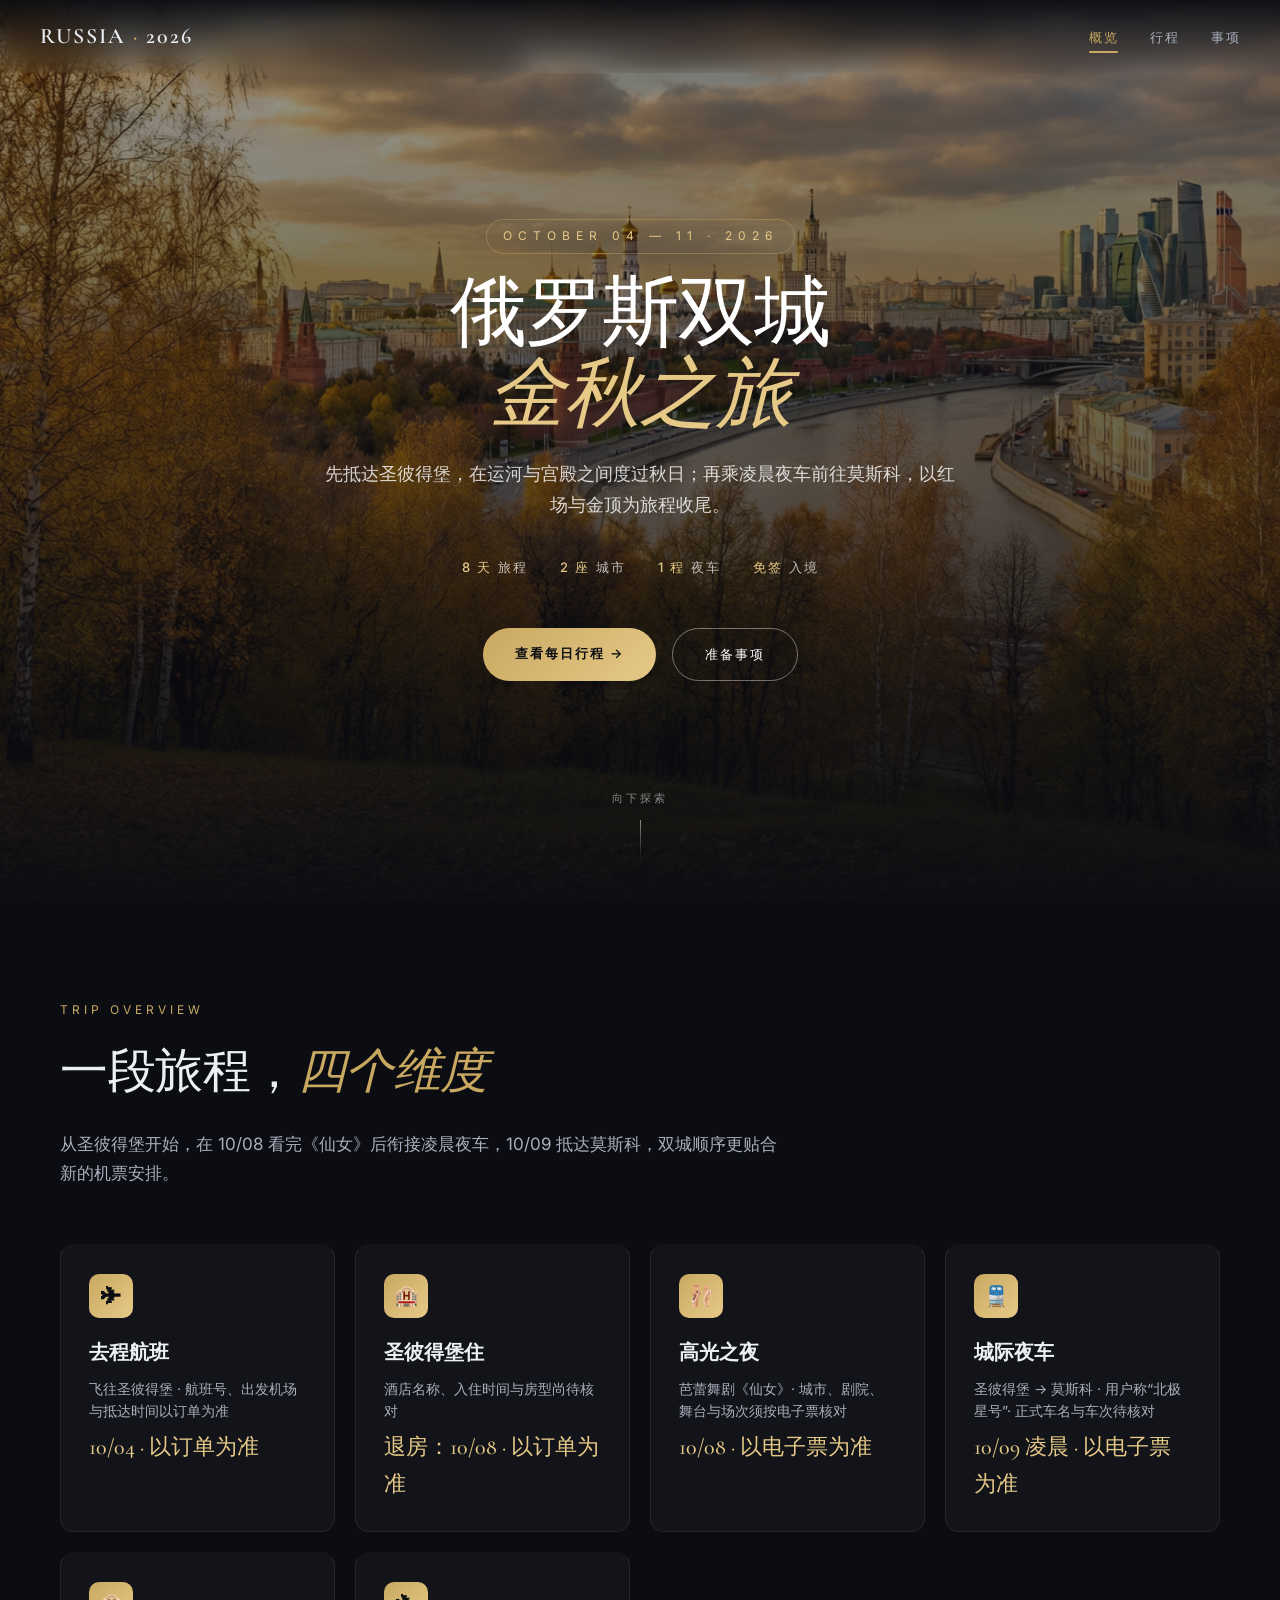
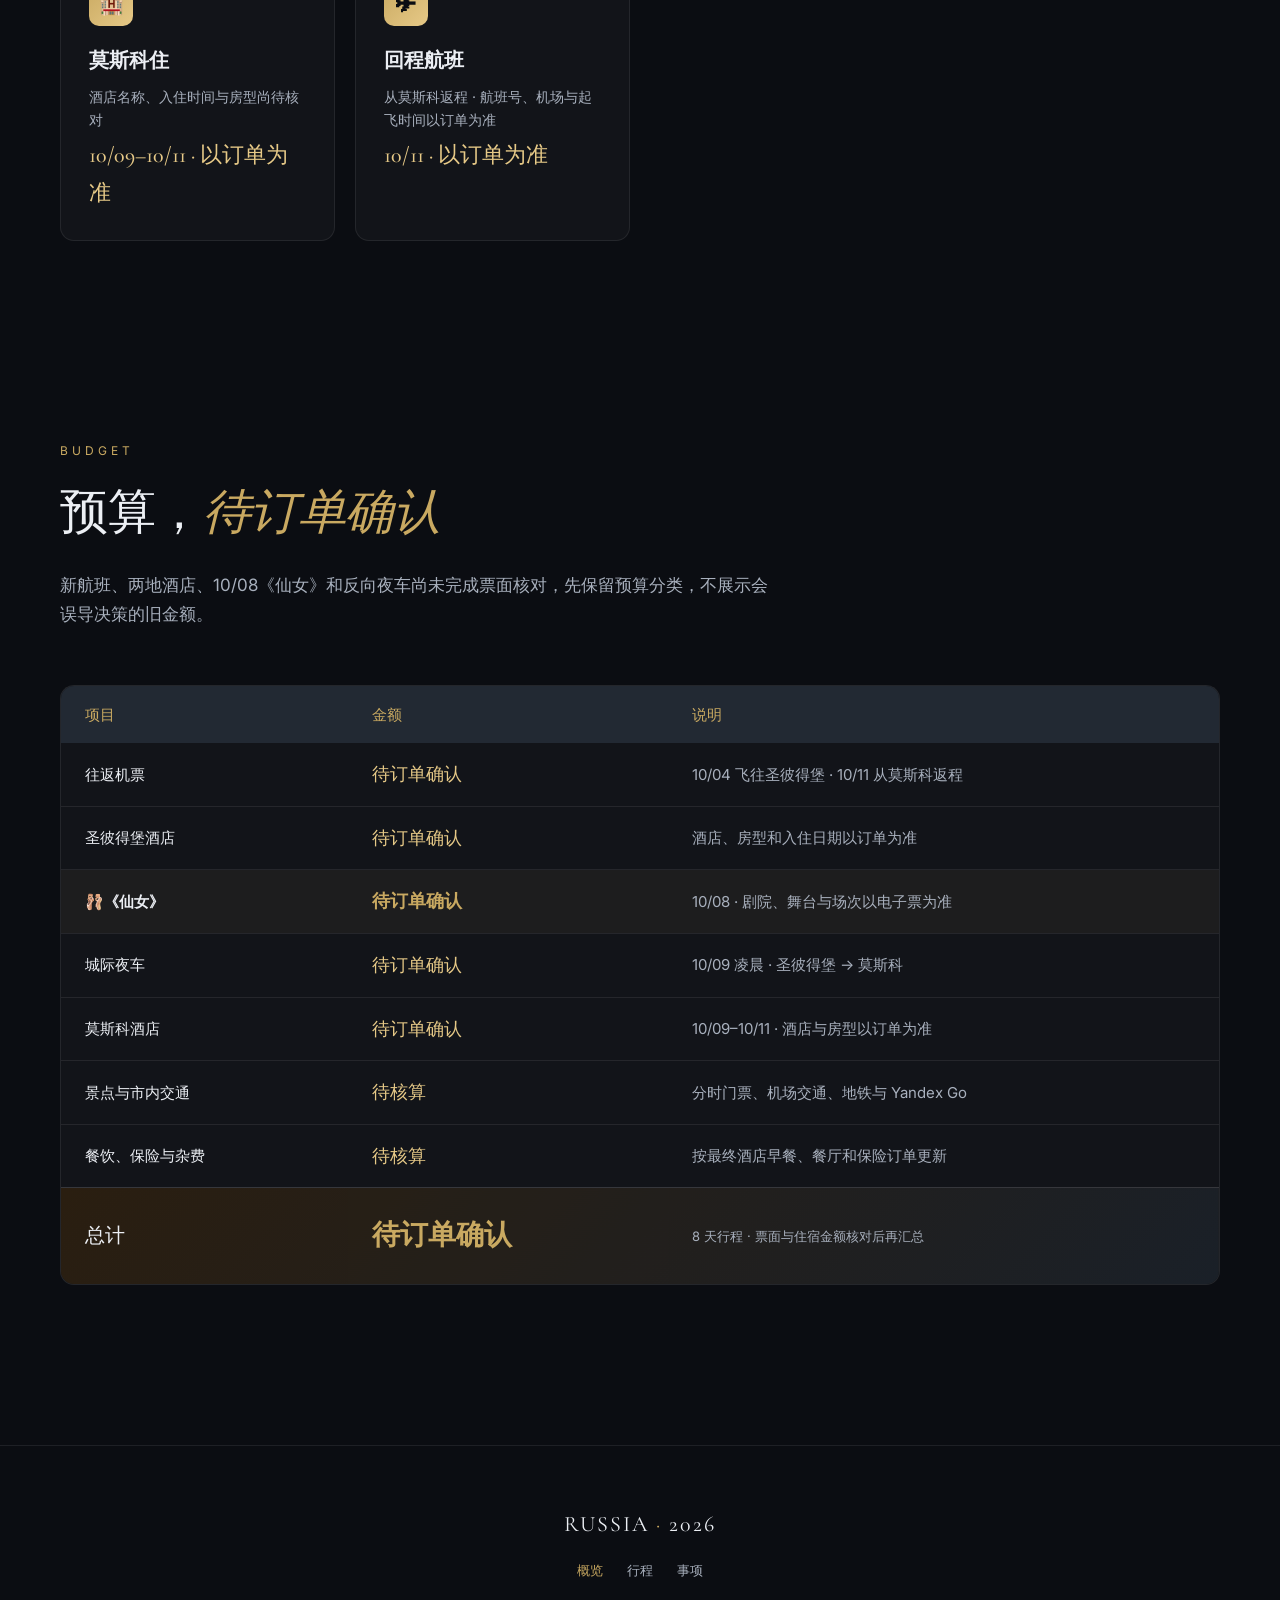
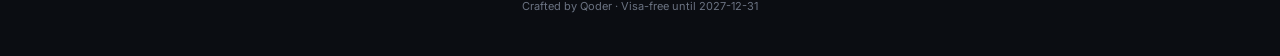
<file: index.html>
<!DOCTYPE html>
<html lang="zh-CN">
<head>
<meta charset="UTF-8">
<meta name="viewport" content="width=device-width, initial-scale=1.0">
<title>俄罗斯双城 · 金秋之旅 · 2026 · 概览</title>
<link rel="preconnect" href="https://fonts.googleapis.com">
<link rel="preconnect" href="https://fonts.gstatic.com" crossorigin>
<link href="https://fonts.googleapis.com/css2?family=Cormorant+Garamond:ital,wght@0,400;0,500;0,600;1,400;1,500&family=Inter:wght@300;400;500;600&family=JetBrains+Mono:wght@400;500&display=swap" rel="stylesheet">
<link rel="stylesheet" href="styles.css">
</head>
<body>

<nav class="nav">
  <a href="index.html" class="brand">RUSSIA <span>·</span> 2026</a>
  <ul class="nav-links">
    <li><a href="index.html" class="active-link">概览</a></li>
    <li><a href="itinerary.html">行程</a></li>
    <li><a href="logistics.html">事项</a></li>
  </ul>
  <button class="burger" onclick="document.querySelector('.nav-links').classList.toggle('open')">☰</button>
</nav>

<section class="hero home">
  <div class="hero-content">
    <span class="kicker">October 04 — 11 · 2026</span>
    <h1>俄罗斯双城<br><em>金秋之旅</em></h1>
    <p class="subtitle">先抵达圣彼得堡，在运河与宫殿之间度过秋日；再乘凌晨夜车前往莫斯科，以红场与金顶为旅程收尾。</p>
    <div class="meta-row">
      <div><b>8 天</b>旅程</div>
      <div><b>2 座</b>城市</div>
      <div><b>1 程</b>夜车</div>
      <div><b>免签</b>入境</div>
    </div>
    <div style="margin-top: 50px; display: flex; gap: 16px; justify-content: center; flex-wrap: wrap;">
      <a href="itinerary.html" style="padding: 14px 32px; background: linear-gradient(135deg, var(--gold), var(--gold-2)); color: var(--bg-0); text-decoration: none; border-radius: 30px; font-weight: 600; letter-spacing: 2px; font-size: 13px; text-transform: uppercase;">查看每日行程 →</a>
      <a href="logistics.html" style="padding: 14px 32px; border: 1px solid rgba(255,255,255,.4); color: #fff; text-decoration: none; border-radius: 30px; font-weight: 500; letter-spacing: 2px; font-size: 13px; text-transform: uppercase;">准备事项</a>
    </div>
  </div>
  <div class="scroll-hint">向下探索</div>
</section>

<section class="block">
  <span class="section-kicker">Trip Overview</span>
  <h2 class="section-title">一段旅程，<em>四个维度</em></h2>
  <p class="section-lead">从圣彼得堡开始，在 10/08 看完《仙女》后衔接凌晨夜车，10/09 抵达莫斯科，双城顺序更贴合新的机票安排。</p>
  <div class="info-grid">
    <div class="info-card"><div class="info-img" style="background-image:url('img/card-flight.jpg')"></div><div class="icon">✈</div><h4>去程航班</h4><p>飞往圣彼得堡 · 航班号、出发机场与抵达时间以订单为准</p><span class="value">10/04 · 以订单为准</span></div>
    <div class="info-card"><div class="info-img" style="background-image:url('img/card-hotel-spb.jpg')"></div><div class="icon">🏨</div><h4>圣彼得堡住</h4><p>酒店名称、入住时间与房型尚待核对</p><span class="value">退房：10/08 · 以订单为准</span></div>
    <div class="info-card"><div class="info-img" style="background-image:url('img/hero-6.jpg')"></div><div class="icon">🩰</div><h4>高光之夜</h4><p>芭蕾舞剧《仙女》· 城市、剧院、舞台与场次须按电子票核对</p><span class="value">10/08 · 以电子票为准</span></div>
    <div class="info-card"><div class="info-img" style="background-image:url('img/night-express-022a.png')"></div><div class="icon">🚆</div><h4>城际夜车</h4><p>圣彼得堡 → 莫斯科 · 用户称“北极星号”· 正式车名与车次待核对</p><span class="value">10/09 凌晨 · 以电子票为准</span></div>
    <div class="info-card"><div class="info-img" style="background-image:url('img/card-hotel-moscow.jpg')"></div><div class="icon">🏨</div><h4>莫斯科住</h4><p>酒店名称、入住时间与房型尚待核对</p><span class="value">10/09–10/11 · 以订单为准</span></div>
    <div class="info-card"><div class="info-img" style="background-image:url('img/card-flight.jpg')"></div><div class="icon">✈</div><h4>回程航班</h4><p>从莫斯科返程 · 航班号、机场与起飞时间以订单为准</p><span class="value">10/11 · 以订单为准</span></div>
  </div>
</section>

<section class="block" id="budget">
  <span class="section-kicker">Budget</span>
  <h2 class="section-title">预算，<em>待订单确认</em></h2>
  <p class="section-lead">新航班、两地酒店、10/08《仙女》和反向夜车尚未完成票面核对，先保留预算分类，不展示会误导决策的旧金额。</p>
  <div style="background: var(--card); border: 1px solid var(--line); border-radius: var(--radius); overflow: hidden;">
    <table style="width:100%; border-collapse: collapse; font-size: 15px;">
      <thead><tr style="background: #222933;">
        <th style="padding: 16px 24px; text-align: left; color: var(--gold); font-weight: 500;">项目</th>
        <th style="padding: 16px 24px; text-align: left; color: var(--gold); font-weight: 500;">金额</th>
        <th style="padding: 16px 24px; text-align: left; color: var(--gold); font-weight: 500;">说明</th>
      </tr></thead>
      <tbody>
        <tr style="border-bottom: 1px solid var(--line);"><td style="padding: 16px 24px;">往返机票</td><td style="padding: 16px 24px; color: var(--gold-2); font-family: var(--serif); font-size: 18px;">待订单确认</td><td style="padding: 16px 24px; color: var(--ink-2);">10/04 飞往圣彼得堡 · 10/11 从莫斯科返程</td></tr>
        <tr style="border-bottom: 1px solid var(--line);"><td style="padding: 16px 24px;">圣彼得堡酒店</td><td style="padding: 16px 24px; color: var(--gold-2); font-family: var(--serif); font-size: 18px;">待订单确认</td><td style="padding: 16px 24px; color: var(--ink-2);">酒店、房型和入住日期以订单为准</td></tr>
        <tr style="border-bottom: 1px solid var(--line); background: rgba(201,169,97,.06);"><td style="padding: 16px 24px; font-weight: 600;">🩰《仙女》</td><td style="padding: 16px 24px; color: var(--gold); font-family: var(--serif); font-size: 18px; font-weight: 600;">待订单确认</td><td style="padding: 16px 24px; color: var(--ink-2);">10/08 · 剧院、舞台与场次以电子票为准</td></tr>
        <tr style="border-bottom: 1px solid var(--line);"><td style="padding: 16px 24px;">城际夜车</td><td style="padding: 16px 24px; color: var(--gold-2); font-family: var(--serif); font-size: 18px;">待订单确认</td><td style="padding: 16px 24px; color: var(--ink-2);">10/09 凌晨 · 圣彼得堡 → 莫斯科</td></tr>
        <tr style="border-bottom: 1px solid var(--line);"><td style="padding: 16px 24px;">莫斯科酒店</td><td style="padding: 16px 24px; color: var(--gold-2); font-family: var(--serif); font-size: 18px;">待订单确认</td><td style="padding: 16px 24px; color: var(--ink-2);">10/09–10/11 · 酒店与房型以订单为准</td></tr>
        <tr style="border-bottom: 1px solid var(--line);"><td style="padding: 16px 24px;">景点与市内交通</td><td style="padding: 16px 24px; color: var(--gold-2); font-family: var(--serif); font-size: 18px;">待核算</td><td style="padding: 16px 24px; color: var(--ink-2);">分时门票、机场交通、地铁与 Yandex Go</td></tr>
        <tr style="border-bottom: 1px solid var(--line);"><td style="padding: 16px 24px;">餐饮、保险与杂费</td><td style="padding: 16px 24px; color: var(--gold-2); font-family: var(--serif); font-size: 18px;">待核算</td><td style="padding: 16px 24px; color: var(--ink-2);">按最终酒店早餐、餐厅和保险订单更新</td></tr>
      </tbody>
      <tfoot><tr style="background: linear-gradient(135deg, #2a1e10, #1a2028);">
        <td style="padding: 24px; font-family: var(--serif); font-size: 20px;">总计</td>
        <td style="padding: 24px; color: var(--gold); font-family: var(--serif); font-size: 28px; font-weight: 600;">待订单确认</td>
        <td style="padding: 24px; color: var(--ink-2); font-size: 13px;">8 天行程 · 票面与住宿金额核对后再汇总</td>
      </tr></tfoot>
    </table>
  </div>
</section>

<footer>
  <div class="brand-f">RUSSIA <span>·</span> 2026</div>
  <div style="display:flex; gap:24px; justify-content:center; margin: 16px 0;">
    <a href="index.html" style="color: var(--gold); text-decoration: none;">概览</a>
    <a href="itinerary.html" style="color: var(--ink-2); text-decoration: none;">行程</a>
    <a href="logistics.html" style="color: var(--ink-2); text-decoration: none;">事项</a>
  </div>
  <div style="margin-top: 8px; font-size: 11px; color: var(--ink-3);">Crafted by Qoder · Visa-free until 2027-12-31</div>
</footer>

<script>window.addEventListener('scroll',()=>{document.querySelector('.nav').classList.toggle('scrolled',window.scrollY>50);});</script>
</body>
</html>
</file>
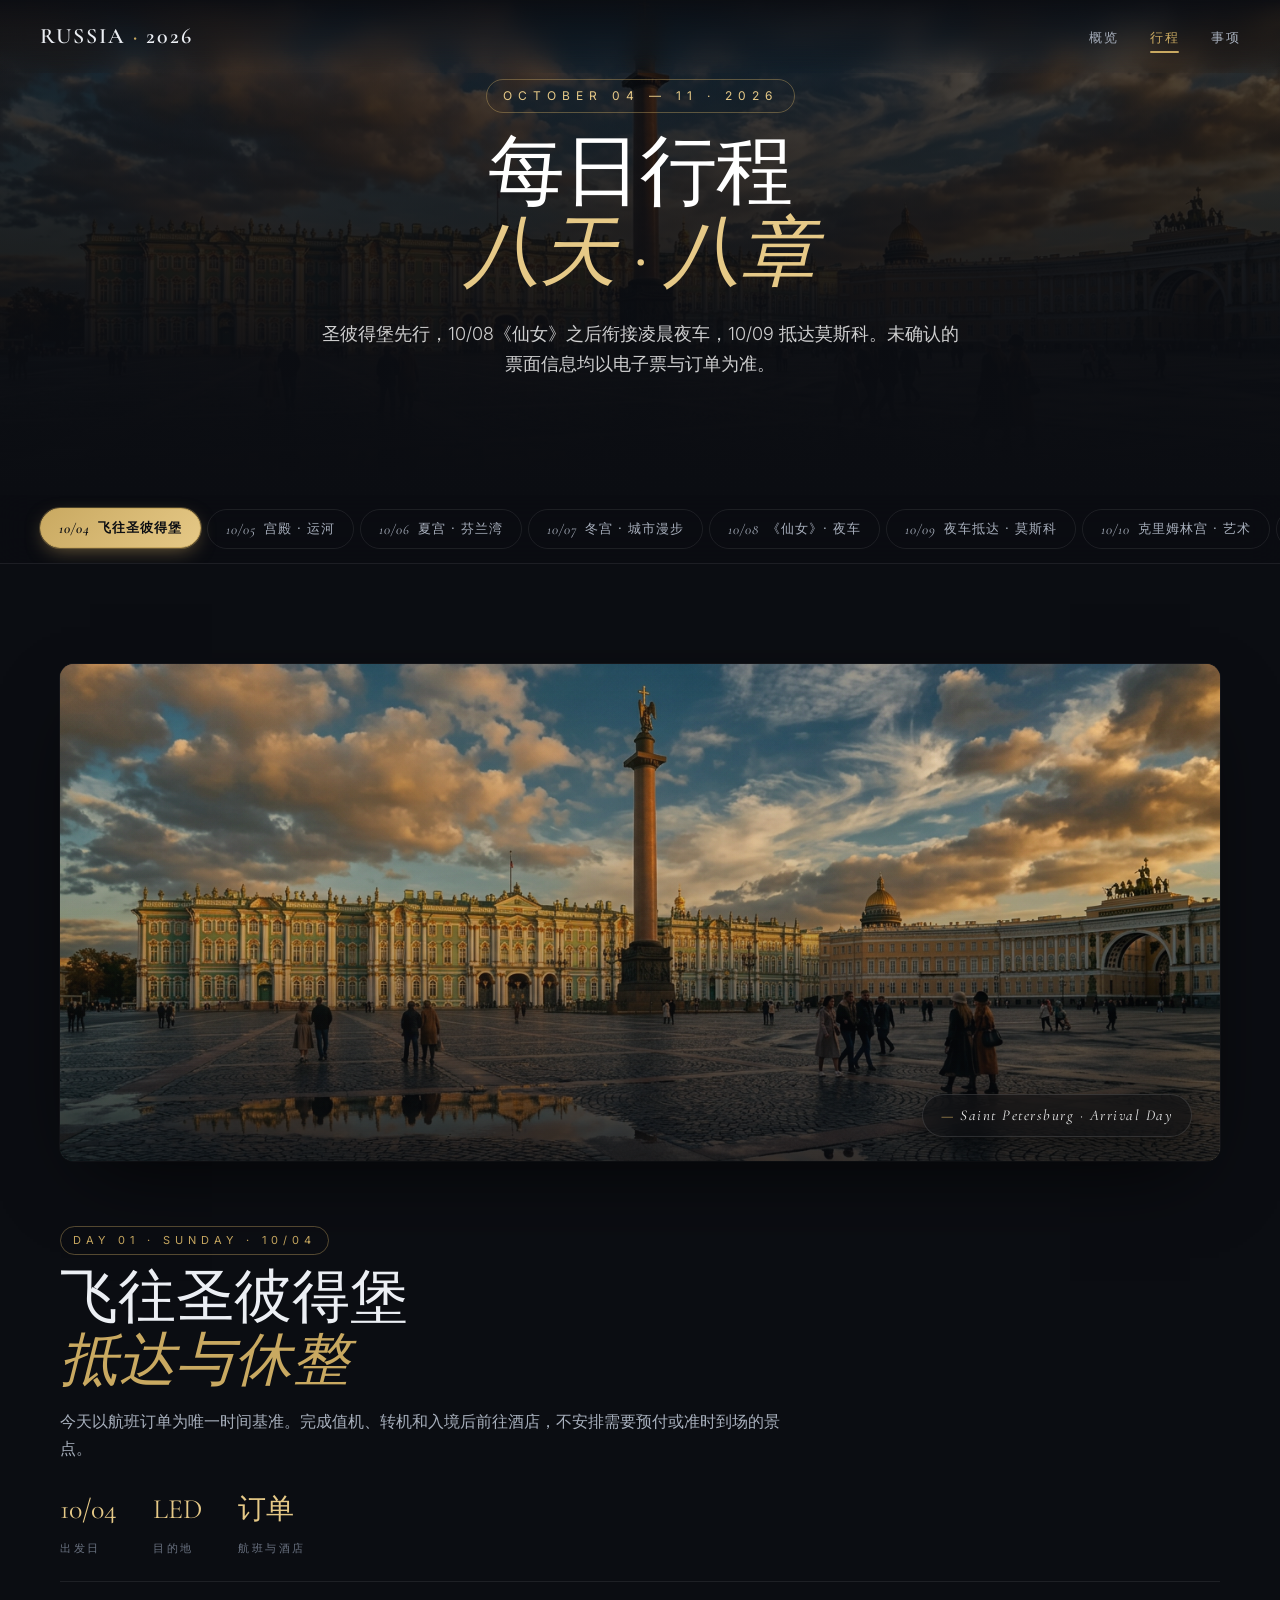
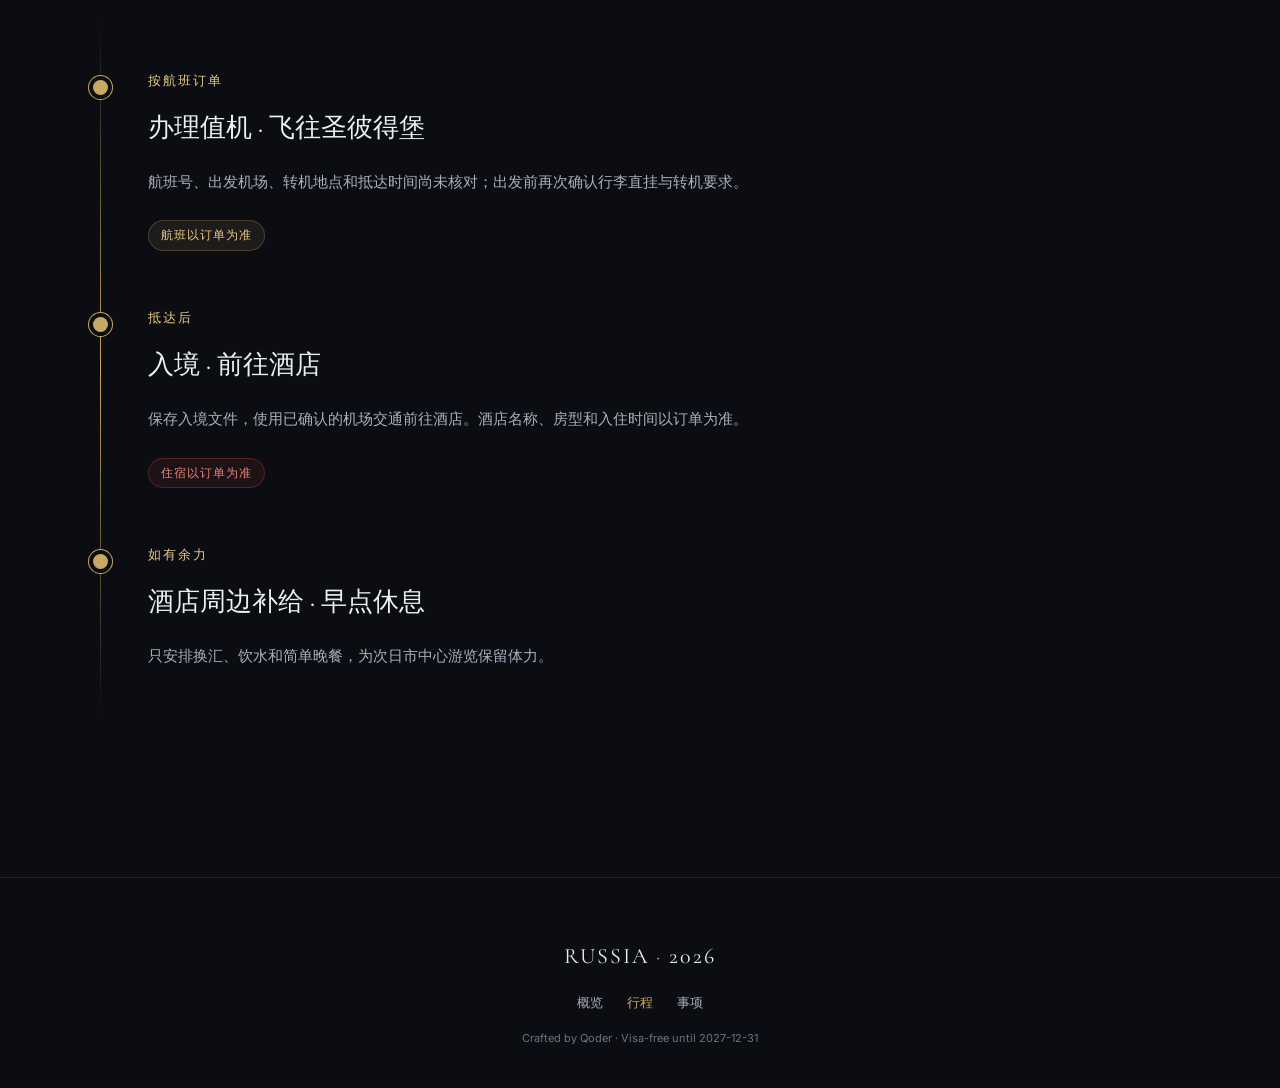
<file: itinerary.html>
<!DOCTYPE html>
<html lang="zh-CN">
<head>
<meta charset="UTF-8">
<meta name="viewport" content="width=device-width, initial-scale=1.0">
<title>俄罗斯双城 · 每日行程 · 2026</title>
<link rel="preconnect" href="https://fonts.googleapis.com">
<link rel="preconnect" href="https://fonts.gstatic.com" crossorigin>
<link href="https://fonts.googleapis.com/css2?family=Cormorant+Garamond:ital,wght@0,400;0,500;0,600;1,400;1,500&family=Inter:wght@300;400;500;600&family=JetBrains+Mono:wght@400;500&display=swap" rel="stylesheet">
<link rel="stylesheet" href="styles.css">
</head>
<body>

<nav class="nav">
  <a href="index.html" class="brand">RUSSIA <span>·</span> 2026</a>
  <ul class="nav-links">
    <li><a href="index.html">概览</a></li>
    <li><a href="itinerary.html" class="active-link">行程</a></li>
    <li><a href="logistics.html">事项</a></li>
  </ul>
  <button class="burger" onclick="document.querySelector('.nav-links').classList.toggle('open')">☰</button>
</nav>

<section class="hero" style="height: 55vh; min-height: 420px;">
  <div style="position:absolute; inset:0; background-image: url('img/hero-6.jpg'); background-size: cover; background-position: center; z-index: 0;"></div>
  <div style="position:absolute; inset:0; background: linear-gradient(180deg, rgba(11,13,18,.4) 0%, rgba(11,13,18,.75) 60%, rgba(11,13,18,.98) 100%); z-index: 1;"></div>
  <div class="hero-content" style="position:relative; z-index: 2;">
    <span class="kicker">October 04 — 11 · 2026</span>
    <h1>每日行程<br><em>八天 · 八章</em></h1>
    <p class="subtitle">圣彼得堡先行，10/08《仙女》之后衔接凌晨夜车，10/09 抵达莫斯科。未确认的票面信息均以电子票与订单为准。</p>
  </div>
</section>

<nav class="tab-nav" id="tabNav" style="top: 60px;">
  <div class="tab-nav-inner">
    <button class="tab-btn active" data-day="1"><span class="n">10/04</span> 飞往圣彼得堡</button>
    <button class="tab-btn" data-day="2"><span class="n">10/05</span> 宫殿 · 运河</button>
    <button class="tab-btn" data-day="3"><span class="n">10/06</span> 夏宫 · 芬兰湾</button>
    <button class="tab-btn" data-day="4"><span class="n">10/07</span> 冬宫 · 城市漫步</button>
    <button class="tab-btn" data-day="5"><span class="n">10/08</span> 《仙女》· 夜车</button>
    <button class="tab-btn" data-day="6"><span class="n">10/09</span> 夜车抵达 · 莫斯科</button>
    <button class="tab-btn" data-day="7"><span class="n">10/10</span> 克里姆林宫 · 艺术</button>
    <button class="tab-btn" data-day="8"><span class="n">10/11</span> 莫斯科返程</button>
  </div>
</nav>

<section class="block tab-panel active" data-day="1">
  <div class="day-banner b1"><span class="banner-caption">Saint Petersburg · Arrival Day</span></div>
  <div class="day-head">
    <span class="kicker">Day 01 · Sunday · 10/04</span>
    <h2>飞往圣彼得堡<br><em>抵达与休整</em></h2>
    <p class="desc">今天以航班订单为唯一时间基准。完成值机、转机和入境后前往酒店，不安排需要预付或准时到场的景点。</p>
    <div class="day-stats">
      <div class="day-stat"><span class="v">10/04</span><span class="l">出发日</span></div>
      <div class="day-stat"><span class="v">LED</span><span class="l">目的地</span></div>
      <div class="day-stat"><span class="v">订单</span><span class="l">航班与酒店</span></div>
    </div>
  </div>
  <div class="timeline">
    <div class="event"><div class="time">按航班订单</div><h3>办理值机 · 飞往圣彼得堡</h3><p>航班号、出发机场、转机地点和抵达时间尚未核对；出发前再次确认行李直挂与转机要求。</p><div class="tags"><span class="tag">航班以订单为准</span></div></div>
    <div class="event"><div class="time">抵达后</div><h3>入境 · 前往酒店</h3><p>保存入境文件，使用已确认的机场交通前往酒店。酒店名称、房型和入住时间以订单为准。</p><div class="tags"><span class="tag hotel">住宿以订单为准</span></div></div>
    <div class="event"><div class="time">如有余力</div><h3>酒店周边补给 · 早点休息</h3><p>只安排换汇、饮水和简单晚餐，为次日市中心游览保留体力。</p></div>
  </div>
</section>

<section class="block tab-panel" data-day="2">
  <div class="day-banner b2"><span class="banner-caption">Palace Square · Historic Centre</span></div>
  <div class="day-head">
    <span class="kicker">Day 02 · Monday · 10/05 · Saint Petersburg</span>
    <h2>宫殿广场<br><em>运河与金顶</em></h2>
    <p class="desc">从宫殿广场进入圣彼得堡历史中心，串联海军部、滴血救世主教堂、喀山大教堂与涅瓦大街。</p>
    <div class="day-stats">
      <div class="day-stat"><span class="v">1 天</span><span class="l">历史中心</span></div>
      <div class="day-stat"><span class="v">步行</span><span class="l">主要交通</span></div>
      <div class="day-stat"><span class="v">灵活</span><span class="l">雨天可调整</span></div>
    </div>
  </div>
  <div class="timeline">
    <div class="event"><div class="time">09:30</div><h3>宫殿广场 · 海军部</h3><p>从冬宫外观和亚历山大柱开始，沿海军部与涅瓦河岸熟悉市中心方向。</p></div>
    <div class="event"><div class="time">11:30</div><h3>滴血救世主教堂</h3><p>重点参观马赛克内饰；购票与开放时间以官网当天信息为准。</p><div class="event-img" style="background-image:url('img/event-spilled-blood.jpg')"></div><div class="tags"><span class="tag">建议提前购票</span><span class="tag">约 1 小时</span></div></div>
    <div class="event"><div class="time">13:00</div><h3>午餐 · 涅瓦大街周边</h3><p>选择可现场入座的餐厅，避免第一天因排队打乱节奏。</p></div>
    <div class="event"><div class="time">14:30</div><h3>喀山大教堂 · 涅瓦大街</h3><p>参观教堂外观与周边街区，视天气决定是否进入书店、商场或咖啡馆休息。</p></div>
    <div class="event"><div class="time">傍晚 · 备选</div><h3>运河游船</h3><p>十月班次受天气和季节影响明显，仅在当天确认运营且体感合适时参加。</p><div class="event-img" style="background-image:url('img/event-spb-cruise.jpg')"></div><div class="tags"><span class="tag">季节性备选</span><span class="tag">当天确认</span></div></div>
  </div>
</section>

<section class="block tab-panel" data-day="3">
  <div class="day-banner b3"><span class="banner-caption">Peterhof · Gulf of Finland</span></div>
  <div class="day-head">
    <span class="kicker">Day 03 · Tuesday · 10/06 · Peterhof</span>
    <h2>彼得霍夫夏宫<br><em>芬兰湾</em></h2>
    <p class="desc">以夏宫为全天主线。十月的喷泉、水翼船与园区开放范围存在季节变化，出发前一晚必须复核官方信息。</p>
    <div class="day-stats">
      <div class="day-stat"><span class="v">30 km</span><span class="l">距市区</span></div>
      <div class="day-stat"><span class="v">全天</span><span class="l">往返游览</span></div>
      <div class="day-stat"><span class="v">陆路</span><span class="l">保底方案</span></div>
    </div>
  </div>
  <div class="timeline">
    <div class="event"><div class="time">出发前一晚</div><h3>核对开放区域与交通</h3><p>确认宫殿、下花园、喷泉和水翼船是否运营；水翼船停运时改用市郊火车或公路交通。</p><div class="tags"><span class="tag">必须复核</span><span class="tag">准备陆路备选</span></div></div>
    <div class="event"><div class="time">09:00</div><h3>前往彼得霍夫</h3><p>仅在确认水翼船运营后按码头班次出发，否则提前切换陆路方案。</p></div>
    <div class="event"><div class="time">10:30</div><h3>夏宫下花园 · 大瀑布</h3><p>根据当天开放范围游览花园与宫殿，海边风大，准备防水外套与保暖层。</p><div class="event-img" style="background-image:url('img/event-peterhof.jpg')"></div><a href="https://peterhofmuseum.ru/en" target="_blank" class="booking">官方信息与购票 ↗</a><div class="tags"><span class="tag">分时票</span><span class="tag">注意保暖</span></div></div>
    <div class="event"><div class="time">15:30</div><h3>返回圣彼得堡</h3><p>秋季日照较短，建议天黑前开始返程；晚上不再安排强制项目。</p></div>
  </div>
</section>

<section class="block tab-panel" data-day="4">
  <div class="day-banner b4"><span class="banner-caption">The Hermitage · Winter Palace</span></div>
  <div class="day-head">
    <span class="kicker">Day 04 · Wednesday · 10/07 · Saint Petersburg</span>
    <h2>艾尔米塔什<br><em>冬宫与城市漫步</em></h2>
    <p class="desc">今天专注冬宫，下午在市中心慢行和休整，为次日演出与凌晨夜车保留体力。</p>
    <div class="day-stats">
      <div class="day-stat"><span class="v">3–4 h</span><span class="l">冬宫</span></div>
      <div class="day-stat"><span class="v">分时票</span><span class="l">建议预订</span></div>
      <div class="day-stat"><span class="v">轻量</span><span class="l">下午节奏</span></div>
    </div>
  </div>
  <div class="timeline">
    <div class="event"><div class="time">10:30</div><h3>艾尔米塔什博物馆 · 冬宫</h3><p>提前购买分时入场票，优先主楼经典馆藏，不追求一次看完全部展厅。</p><div class="event-img" style="background-image:url('img/event-hermitage.jpg')"></div><a href="https://www.hermitagemuseum.org/wps/portal/hermitage/buy-ticket/" target="_blank" class="booking">官方购票 ↗</a><div class="tags"><span class="tag">需预约</span><span class="tag">3–4 小时</span></div></div>
    <div class="event"><div class="time">14:30</div><h3>宫殿广场周边午餐</h3><p>就近用餐，避免把时间浪费在跨城移动。</p></div>
    <div class="event"><div class="time">16:00</div><h3>伊萨基辅大教堂 · 周边漫步</h3><p>按体力选择参观内部或仅看外观；天气不佳时直接返回酒店休息。</p><div class="event-img" style="background-image:url('img/event-st-isaac.jpg')"></div></div>
    <div class="event"><div class="time">晚上</div><h3>核对次日三张订单</h3><p>逐项确认酒店退房、10/08《仙女》演出票与 10/09 凌晨夜车电子票，并离线保存截图。</p><div class="tags"><span class="tag">演出</span><span class="tag">夜车</span><span class="tag">行李</span></div></div>
  </div>
</section>

<section class="block tab-panel" data-day="5">
  <div class="day-banner b5"><span class="banner-caption">La Sylphide · Performance Night</span></div>
  <div class="day-head">
    <span class="kicker">Day 05 · Thursday · 10/08 · Saint Petersburg</span>
    <h2>《仙女》<br><em>演出后衔接夜车</em></h2>
    <p class="desc">今天只安排轻量、可取消的内容。演出城市、剧院、舞台和时间必须以电子票为准；散场后是否能赶上凌晨夜车，也需按两张票的实际时刻重新计算。</p>
    <div class="day-stats">
      <div class="day-stat"><span class="v">10/08</span><span class="l">《仙女》</span></div>
      <div class="day-stat"><span class="v">待核对</span><span class="l">剧院与场次</span></div>
      <div class="day-stat"><span class="v">高风险</span><span class="l">演出接夜车</span></div>
    </div>
  </div>
  <div class="timeline">
    <div class="event"><div class="time">上午</div><h3>退房 · 寄存行李</h3><p>按酒店订单办理退房，把证件、演出票、夜车票和保暖用品放入随身包，大件行李寄存。</p><div class="tags"><span class="tag hotel">酒店以订单为准</span></div></div>
    <div class="event"><div class="time">白天 · 可取消</div><h3>彼得保罗要塞或尤苏波夫宫</h3><p>只选择一个景点，并以不影响取行李、晚餐和演出入场为前提；票面时间偏早时直接取消。</p><div class="event-img" style="background-image:url('img/event-yusupov.jpg')"></div><div class="tags"><span class="tag">二选一</span><span class="tag">不预付更稳妥</span></div></div>
    <div class="event"><div class="time">演出前</div><h3>提前晚餐 · 取行李</h3><p>选择酒店或剧院附近餐厅，完成取行李后再前往演出场馆，避免散场后绕路。</p></div>
    <div class="event"><div class="time">以电子票为准</div><h3>芭蕾舞剧《仙女》</h3><p>当前仅确认日期为 10/08，不标注未经票面核对的剧院、舞台和开散场时间。建议至少提前 45 分钟抵达。</p><div class="detail-card"><div class="k">日期</div><div class="v"><strong>2026/10/08</strong></div><div class="k">场馆</div><div class="v">以电子票为准</div><div class="k">时间</div><div class="v">以电子票为准</div></div></div>
    <div class="event"><div class="time">散场后</div><h3>立即前往夜车出发站</h3><p>根据电子票上的实际车站与发车时刻预留通勤、安检和找站台时间。若演出散场后无法留出安全缓冲，必须调整演出或夜车，不能靠压缩到站时间解决。</p><div class="tags"><span class="tag">先核算通勤</span><span class="tag">建议提前 60–90 分钟到站</span></div></div>
  </div>
</section>

<section class="block tab-panel" data-day="6">
  <div class="day-banner b6"><span class="banner-caption">Overnight Train · Saint Petersburg to Moscow</span></div>
  <div class="day-head">
    <span class="kicker">Day 06 · Friday · 10/09 · Saint Petersburg → Moscow</span>
    <h2>凌晨夜车<br><em>抵达莫斯科</em></h2>
    <p class="desc">凌晨乘卧铺夜车从圣彼得堡前往莫斯科。用户称其为“北极星号”，正式车名、车次、时刻和发到站必须以电子票为准。</p>
    <div class="day-stats">
      <div class="day-stat"><span class="v">凌晨</span><span class="l">出发</span></div>
      <div class="day-stat"><span class="v">卧铺</span><span class="l">城际夜车</span></div>
      <div class="day-stat"><span class="v">轻量</span><span class="l">抵达日</span></div>
    </div>
  </div>
  <div class="timeline">
    <div class="event"><div class="time">以电子票为准</div><h3>圣彼得堡 → 莫斯科夜车</h3><p>上车前核对正式车名、车次、发到站、日期、时刻、车厢、铺位和购票所用护照。</p><div class="detail-card"><div class="k">方向</div><div class="v"><strong>圣彼得堡 → 莫斯科</strong></div><div class="k">日期</div><div class="v">10/09 凌晨</div><div class="k">票面</div><div class="v">其余信息以电子票为准</div></div><a href="https://pass.rzd.ru/" target="_blank" class="booking">RZD 订单与车次 ↗</a></div>
    <div class="event"><div class="time">抵达后</div><h3>前往莫斯科酒店 · 寄存行李</h3><p>酒店名称和入住时间以订单为准；若房间未准备好，先寄存大件行李，不强求提前入住。</p><div class="tags"><span class="tag hotel">10/09–10/11 · 以订单为准</span></div></div>
    <div class="event"><div class="time">中午以后</div><h3>红场 · 圣瓦西里大教堂 · GUM</h3><p>按夜车睡眠情况决定游览强度，以外观、广场和室内休息为主，不安排必须准点进入的核心票。</p><div class="event-img" style="background-image:url('img/event-st-basil.jpg')"></div></div>
    <div class="event"><div class="time">傍晚</div><h3>扎里亚季耶公园 · 返回酒店休息</h3><p>体力允许时在观景台看莫斯科河；状态不佳则直接入住休息。</p><div class="event-img" style="background-image:url('img/event-zaryadye.jpg')"></div></div>
  </div>
</section>

<section class="block tab-panel" data-day="7">
  <div class="day-banner b7"><span class="banner-caption">The Kremlin · Tretyakov Gallery</span></div>
  <div class="day-head">
    <span class="kicker">Day 07 · Saturday · 10/10 · Moscow</span>
    <h2>克里姆林宫<br><em>俄罗斯艺术</em></h2>
    <p class="desc">把莫斯科最重要的两组预约项目集中到完整的一天：上午克里姆林宫，下午特列季亚科夫画廊，再沿老城步行收尾。</p>
    <div class="day-stats">
      <div class="day-stat"><span class="v">2 组</span><span class="l">核心预约</span></div>
      <div class="day-stat"><span class="v">全天</span><span class="l">莫斯科</span></div>
      <div class="day-stat"><span class="v">步行</span><span class="l">老城收尾</span></div>
    </div>
  </div>
  <div class="timeline">
    <div class="event"><div class="time">09:30</div><h3>克里姆林宫 · 教堂广场</h3><p>按官方开放日与分时票安排入场；军械库若有合适票档可加入，否则以教堂广场为主。</p><div class="event-img" style="background-image:url('img/event-kremlin.jpg')"></div><a href="https://www.kreml.ru/en/kremlin/tickets/" target="_blank" class="booking">官方购票 ↗</a><div class="tags"><span class="tag">需预约</span></div></div>
    <div class="event"><div class="time">13:00</div><h3>午餐 · 市中心</h3><p>在克里姆林宫与画廊之间就近用餐，预留足够的入场交通时间。</p></div>
    <div class="event"><div class="time">14:30</div><h3>特列季亚科夫画廊</h3><p>优先俄罗斯经典绘画馆藏；购票时注意馆区和入口，不与新馆混淆。</p><div class="event-img" style="background-image:url('img/event-tretyakov.jpg')"></div><a href="https://www.tretyakovgallery.ru/en/" target="_blank" class="booking">官方信息与购票 ↗</a><div class="tags"><span class="tag">2–3 小时</span></div></div>
    <div class="event"><div class="time">17:30</div><h3>基督救世主大教堂 · 阿尔巴特老街</h3><p>根据闭馆后的体力安排步行；若白天项目延时，优先保留大教堂外观并缩短老街停留。</p><div class="event-img" style="background-image:url('img/event-christ-saviour.jpg')"></div></div>
  </div>
</section>

<section class="block tab-panel" data-day="8">
  <div class="day-banner b8"><span class="banner-caption">Moscow · Departure Day</span></div>
  <div class="day-head">
    <span class="kicker">Day 08 · Sunday · 10/11 · Moscow</span>
    <h2>最后的莫斯科<br><em>启程回国</em></h2>
    <p class="desc">以回程航班为最高优先级。航班号、机场和起飞时间尚未核对，因此不安排需要预付或不可取消的固定场次。</p>
    <div class="day-stats">
      <div class="day-stat"><span class="v">10/11</span><span class="l">返程日</span></div>
      <div class="day-stat"><span class="v">订单</span><span class="l">机场与时刻</span></div>
      <div class="day-stat"><span class="v">3 h</span><span class="l">建议提前到机场</span></div>
    </div>
  </div>
  <div class="timeline">
    <div class="event"><div class="time">上午</div><h3>早餐 · 退房 · 核对航班</h3><p>确认起飞机场、航站楼、行李额度和机场交通时间；酒店退房与寄存安排以订单为准。</p></div>
    <div class="event"><div class="time">视航班时间</div><h3>最后散步或直接前往机场</h3><p>时间充足时仅在酒店周边散步和用餐；不新增需要预约的博物馆或跨城项目。</p></div>
    <div class="event"><div class="time">建议起飞前 3 小时</div><h3>抵达莫斯科出发机场</h3><p>根据订单所示机场选择快轨或 Yandex Go，国际航班为值机、边检和安检留足时间。</p><div class="tags"><span class="tag">机场以订单为准</span><span class="tag">避免临时赶路</span></div></div>
    <div class="event"><div class="time">按航班订单</div><h3>从莫斯科返程</h3><p>航班号、转机地点、起飞和抵达时间以最终订单为准。</p></div>
  </div>
  <div style="margin-top: 60px; padding: 40px 0; border-top: 1px solid var(--line); text-align: center;">
    <span class="section-kicker">The End</span>
    <h2 class="section-title" style="text-align:center;">Спасибо, <em>Россия</em></h2>
    <p class="section-lead" style="margin: 16px auto;">八天，两座城市。从涅瓦河的桥影到红场的金顶——До встречи.</p>
  </div>
</section>

<footer>
  <div class="brand-f">RUSSIA <span>·</span> 2026</div>
  <div style="display:flex; gap:24px; justify-content:center; margin: 16px 0;">
    <a href="index.html" style="color: var(--ink-2); text-decoration: none;">概览</a>
    <a href="itinerary.html" style="color: var(--gold); text-decoration: none;">行程</a>
    <a href="logistics.html" style="color: var(--ink-2); text-decoration: none;">事项</a>
  </div>
  <div style="margin-top: 8px; font-size: 11px; color: var(--ink-3);">Crafted by Qoder · Visa-free until 2027-12-31</div>
</footer>

<script>
  const tabs = document.querySelectorAll('.tab-btn');
  const panels = document.querySelectorAll('.tab-panel');
  tabs.forEach(btn => {
    btn.addEventListener('click', () => {
      const day = btn.dataset.day;
      tabs.forEach(t => t.classList.remove('active'));
      panels.forEach(p => p.classList.remove('active'));
      btn.classList.add('active');
      document.querySelector(`.tab-panel[data-day="${day}"]`).classList.add('active');
      btn.scrollIntoView({behavior: 'smooth', block: 'nearest', inline: 'center'});
      setTimeout(() => {
        document.getElementById('tabNav').scrollIntoView({behavior: 'smooth', block: 'start'});
      }, 100);
    });
  });
  window.addEventListener('scroll', () => {
    document.querySelector('.nav').classList.toggle('scrolled', window.scrollY > 50);
  });
</script>
</body>
</html>
</file>
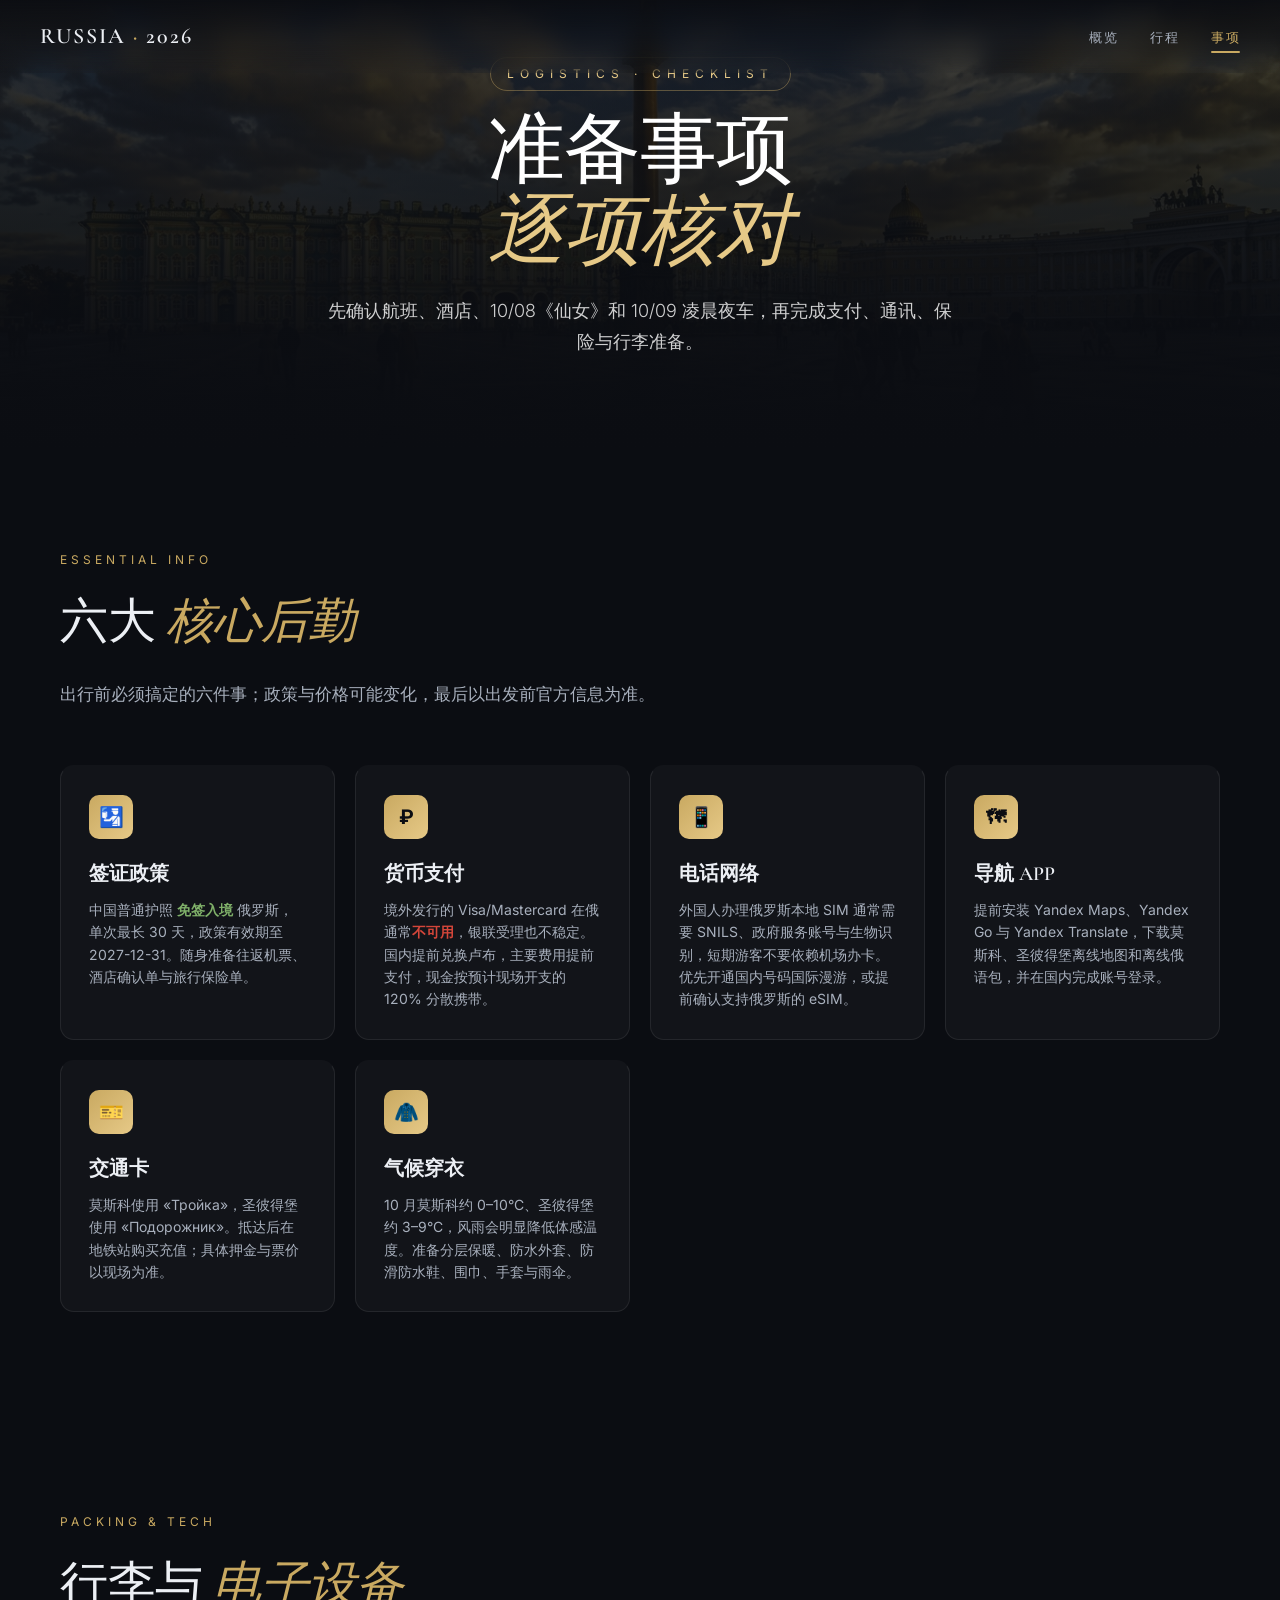
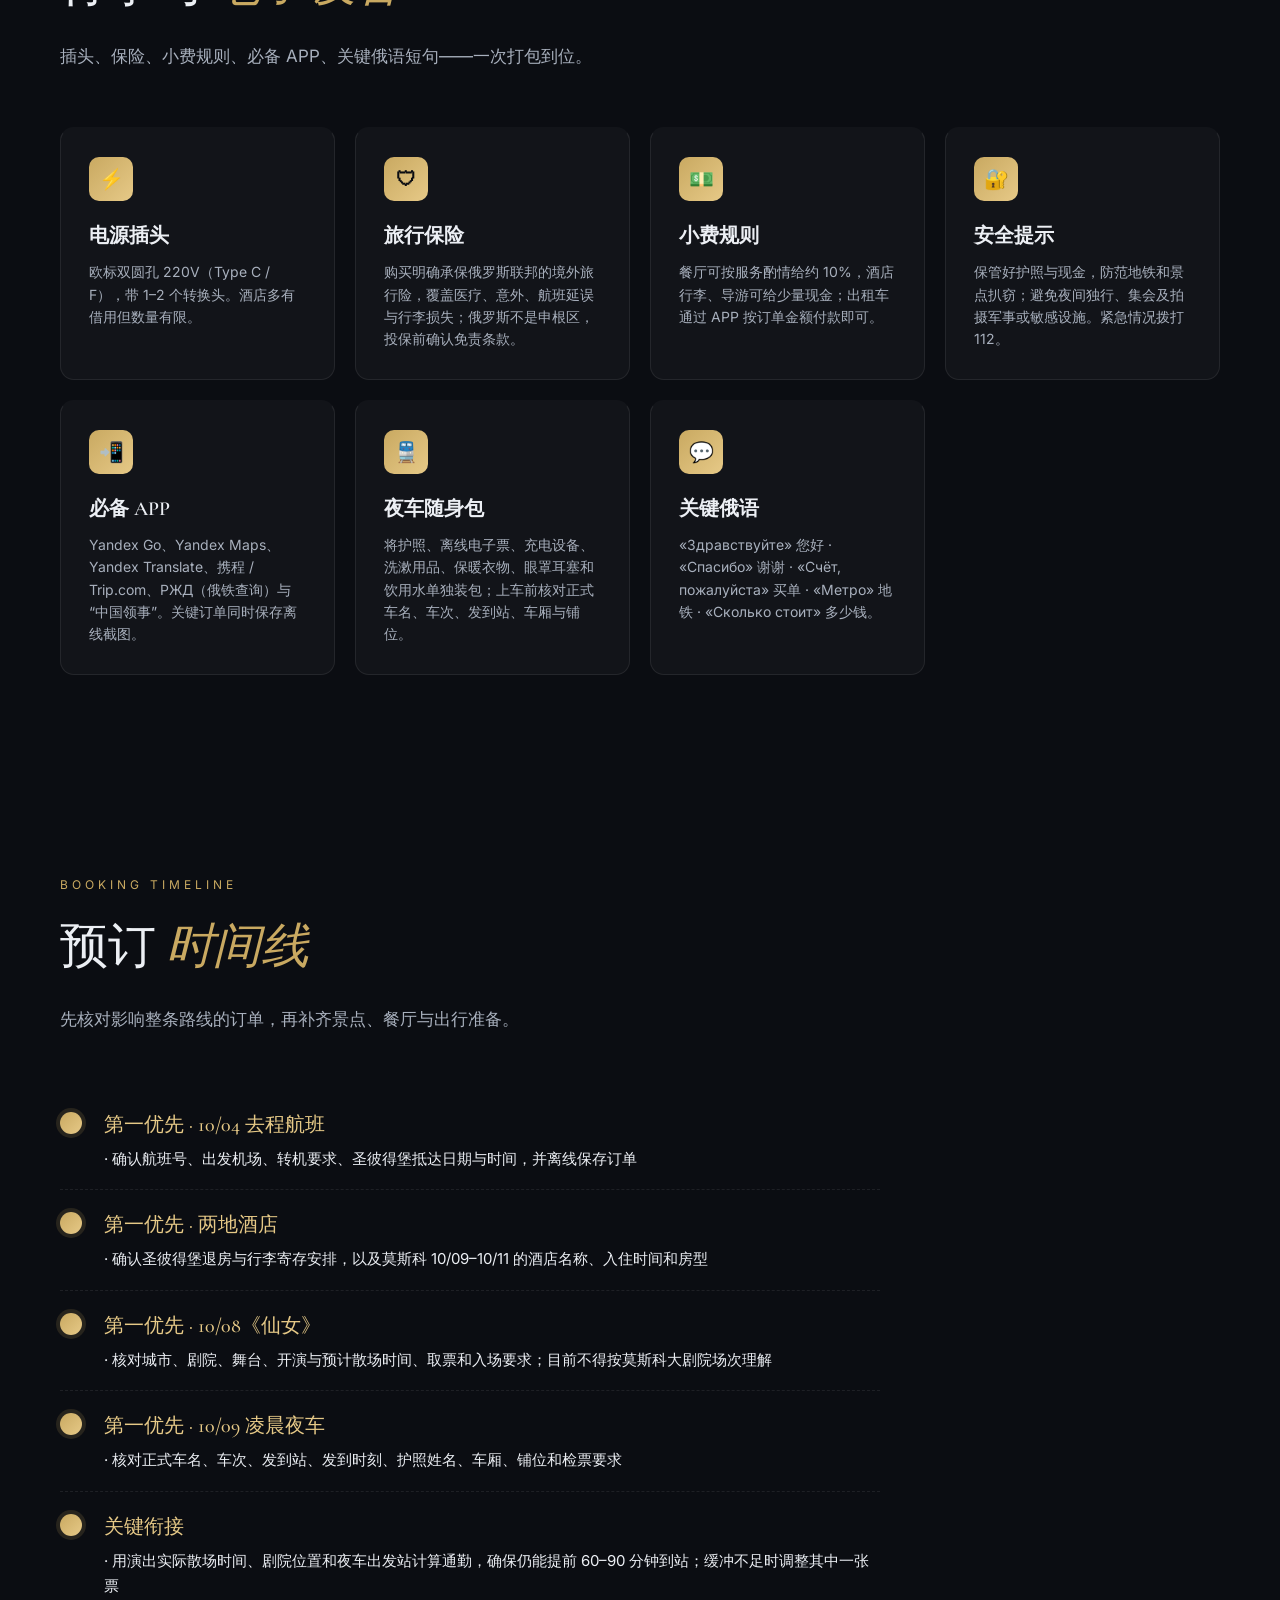
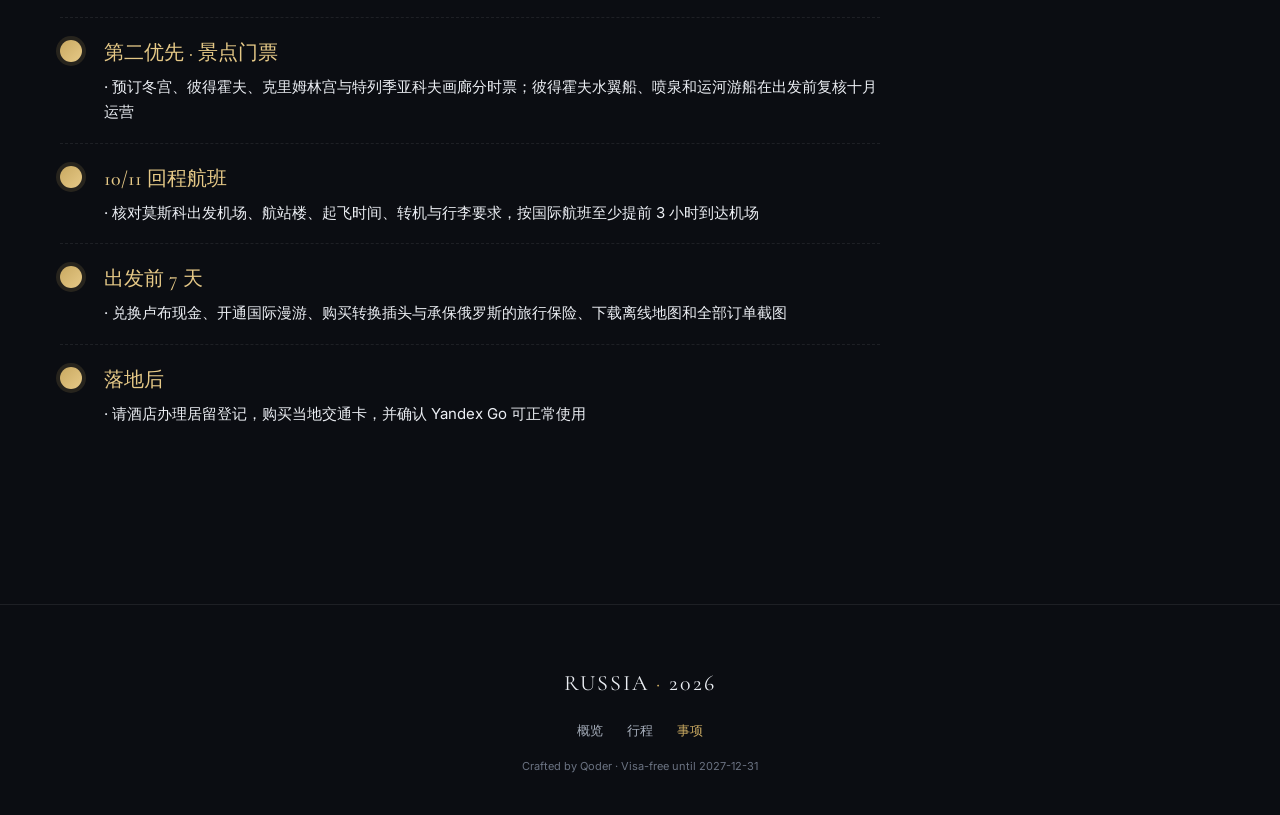
<file: logistics.html>
<!DOCTYPE html>
<html lang="zh-CN">
<head>
<meta charset="UTF-8">
<meta name="viewport" content="width=device-width, initial-scale=1.0">
<title>俄罗斯双城 · 准备事项 · 2026</title>
<link rel="preconnect" href="https://fonts.googleapis.com">
<link rel="preconnect" href="https://fonts.gstatic.com" crossorigin>
<link href="https://fonts.googleapis.com/css2?family=Cormorant+Garamond:ital,wght@0,400;0,500;0,600;1,400;1,500&family=Inter:wght@300;400;500;600&family=JetBrains+Mono:wght@400;500&display=swap" rel="stylesheet">
<link rel="stylesheet" href="styles.css">
</head>
<body>

<nav class="nav">
  <a href="index.html" class="brand">RUSSIA <span>·</span> 2026</a>
  <ul class="nav-links">
    <li><a href="index.html">概览</a></li>
    <li><a href="itinerary.html">行程</a></li>
    <li><a href="logistics.html" class="active-link">事项</a></li>
  </ul>
  <button class="burger" onclick="document.querySelector('.nav-links').classList.toggle('open')">☰</button>
</nav>

<section class="hero" style="height: 50vh; min-height: 380px;">
  <div style="position:absolute; inset:0; background-image: url('img/hero-6.jpg'); background-size: cover; background-position: center; z-index: 0; filter: hue-rotate(15deg) saturate(.85);"></div>
  <div style="position:absolute; inset:0; background: linear-gradient(180deg, rgba(11,13,18,.5) 0%, rgba(11,13,18,.8) 60%, rgba(11,13,18,.98) 100%); z-index: 1;"></div>
  <div class="hero-content" style="position:relative; z-index: 2;">
    <span class="kicker">Logistics · Checklist</span>
    <h1>准备事项<br><em>逐项核对</em></h1>
    <p class="subtitle">先确认航班、酒店、10/08《仙女》和 10/09 凌晨夜车，再完成支付、通讯、保险与行李准备。</p>
  </div>
</section>

<section class="block">
  <span class="section-kicker">Essential Info</span>
  <h2 class="section-title">六大 <em>核心后勤</em></h2>
  <p class="section-lead">出行前必须搞定的六件事；政策与价格可能变化，最后以出发前官方信息为准。</p>
  <div class="info-grid">
    <div class="info-card"><div class="icon">🛂</div><h4>签证政策</h4><p>中国普通护照 <b style="color:var(--green)">免签入境</b> 俄罗斯，单次最长 30 天，政策有效期至 2027-12-31。随身准备往返机票、酒店确认单与旅行保险单。</p></div>
    <div class="info-card"><div class="icon">₽</div><h4>货币支付</h4><p>境外发行的 Visa/Mastercard 在俄通常<b style="color:var(--red)">不可用</b>，银联受理也不稳定。国内提前兑换卢布，主要费用提前支付，现金按预计现场开支的 120% 分散携带。</p></div>
    <div class="info-card"><div class="icon">📱</div><h4>电话网络</h4><p>外国人办理俄罗斯本地 SIM 通常需要 SNILS、政府服务账号与生物识别，短期游客不要依赖机场办卡。优先开通国内号码国际漫游，或提前确认支持俄罗斯的 eSIM。</p></div>
    <div class="info-card"><div class="icon">🗺</div><h4>导航 APP</h4><p>提前安装 Yandex Maps、Yandex Go 与 Yandex Translate，下载莫斯科、圣彼得堡离线地图和离线俄语包，并在国内完成账号登录。</p></div>
    <div class="info-card"><div class="icon">🎫</div><h4>交通卡</h4><p>莫斯科使用 «Тройка»，圣彼得堡使用 «Подорожник»。抵达后在地铁站购买充值；具体押金与票价以现场为准。</p></div>
    <div class="info-card"><div class="icon">🧥</div><h4>气候穿衣</h4><p>10 月莫斯科约 0–10°C、圣彼得堡约 3–9°C，风雨会明显降低体感温度。准备分层保暖、防水外套、防滑防水鞋、围巾、手套与雨伞。</p></div>
  </div>
</section>

<section class="block">
  <span class="section-kicker">Packing & Tech</span>
  <h2 class="section-title">行李与 <em>电子设备</em></h2>
  <p class="section-lead">插头、保险、小费规则、必备 APP、关键俄语短句——一次打包到位。</p>
  <div class="info-grid">
    <div class="info-card"><div class="icon">⚡</div><h4>电源插头</h4><p>欧标双圆孔 220V（Type C / F），带 1–2 个转换头。酒店多有借用但数量有限。</p></div>
    <div class="info-card"><div class="icon">🛡</div><h4>旅行保险</h4><p>购买明确承保俄罗斯联邦的境外旅行险，覆盖医疗、意外、航班延误与行李损失；俄罗斯不是申根区，投保前确认免责条款。</p></div>
    <div class="info-card"><div class="icon">💵</div><h4>小费规则</h4><p>餐厅可按服务酌情给约 10%，酒店行李、导游可给少量现金；出租车通过 APP 按订单金额付款即可。</p></div>
    <div class="info-card"><div class="icon">🔐</div><h4>安全提示</h4><p>保管好护照与现金，防范地铁和景点扒窃；避免夜间独行、集会及拍摄军事或敏感设施。紧急情况拨打 112。</p></div>
    <div class="info-card"><div class="icon">📲</div><h4>必备 APP</h4><p>Yandex Go、Yandex Maps、Yandex Translate、携程 / Trip.com、РЖД（俄铁查询）与“中国领事”。关键订单同时保存离线截图。</p></div>
    <div class="info-card"><div class="icon">🚆</div><h4>夜车随身包</h4><p>将护照、离线电子票、充电设备、洗漱用品、保暖衣物、眼罩耳塞和饮用水单独装包；上车前核对正式车名、车次、发到站、车厢与铺位。</p></div>
    <div class="info-card"><div class="icon">💬</div><h4>关键俄语</h4><p>«Здравствуйте» 您好 · «Спасибо» 谢谢 · «Счёт, пожалуйста» 买单 · «Метро» 地铁 · «Сколько стоит» 多少钱。</p></div>
  </div>
</section>

<section class="block">
  <span class="section-kicker">Booking Timeline</span>
  <h2 class="section-title">预订 <em>时间线</em></h2>
  <p class="section-lead">先核对影响整条路线的订单，再补齐景点、餐厅与出行准备。</p>
  <ul class="checklist">
    <li><strong>第一优先 · 10/04 去程航班</strong> · 确认航班号、出发机场、转机要求、圣彼得堡抵达日期与时间，并离线保存订单</li>
    <li><strong>第一优先 · 两地酒店</strong> · 确认圣彼得堡退房与行李寄存安排，以及莫斯科 10/09–10/11 的酒店名称、入住时间和房型</li>
    <li><strong>第一优先 · 10/08《仙女》</strong> · 核对城市、剧院、舞台、开演与预计散场时间、取票和入场要求；目前不得按莫斯科大剧院场次理解</li>
    <li><strong>第一优先 · 10/09 凌晨夜车</strong> · 核对正式车名、车次、发到站、发到时刻、护照姓名、车厢、铺位和检票要求</li>
    <li><strong>关键衔接</strong> · 用演出实际散场时间、剧院位置和夜车出发站计算通勤，确保仍能提前 60–90 分钟到站；缓冲不足时调整其中一张票</li>
    <li><strong>第二优先 · 景点门票</strong> · 预订冬宫、彼得霍夫、克里姆林宫与特列季亚科夫画廊分时票；彼得霍夫水翼船、喷泉和运河游船在出发前复核十月运营</li>
    <li><strong>10/11 回程航班</strong> · 核对莫斯科出发机场、航站楼、起飞时间、转机与行李要求，按国际航班至少提前 3 小时到达机场</li>
    <li><strong>出发前 7 天</strong> · 兑换卢布现金、开通国际漫游、购买转换插头与承保俄罗斯的旅行保险、下载离线地图和全部订单截图</li>
    <li><strong>落地后</strong> · 请酒店办理居留登记，购买当地交通卡，并确认 Yandex Go 可正常使用</li>
  </ul>
</section>

<footer>
  <div class="brand-f">RUSSIA <span>·</span> 2026</div>
  <div style="display:flex; gap:24px; justify-content:center; margin: 16px 0;">
    <a href="index.html" style="color: var(--ink-2); text-decoration: none;">概览</a>
    <a href="itinerary.html" style="color: var(--ink-2); text-decoration: none;">行程</a>
    <a href="logistics.html" style="color: var(--gold); text-decoration: none;">事项</a>
  </div>
  <div style="margin-top: 8px; font-size: 11px; color: var(--ink-3);">Crafted by Qoder · Visa-free until 2027-12-31</div>
</footer>

<script>window.addEventListener('scroll', () => { document.querySelector('.nav').classList.toggle('scrolled', window.scrollY > 50); });</script>
</body>
</html>
</file>
<file: styles.css>
/* ===== Russia 2026 · Shared Theme ===== */
:root {
  --bg-0: #0b0d12;
  --bg-1: #11141c;
  --bg-2: #181c26;
  --ink: #eceff4;
  --ink-2: #a8b0bd;
  --ink-3: #6b7382;
  --gold: #c9a961;
  --gold-2: #e6c987;
  --red: #d4463a;
  --green: #7fb069;
  --line: rgba(255,255,255,.08);
  --card: rgba(255,255,255,.03);
  --card-hover: rgba(255,255,255,.06);
  --radius: 14px;
  --shadow: 0 20px 60px -20px rgba(0,0,0,.6);
  --serif: "Cormorant Garamond", "Playfair Display", "Source Han Serif SC", "Noto Serif SC", Georgia, serif;
  --sans: "Inter", -apple-system, "PingFang SC", "Microsoft YaHei", "Helvetica Neue", sans-serif;
  --mono: "JetBrains Mono", ui-monospace, SFMono-Regular, Menlo, monospace;
}

* { box-sizing: border-box; margin: 0; padding: 0; }

html { scroll-behavior: smooth; }

body {
  background: var(--bg-0);
  color: var(--ink);
  font-family: var(--sans);
  font-size: 16px;
  line-height: 1.7;
  -webkit-font-smoothing: antialiased;
  text-rendering: optimizeLegibility;
  overflow-x: hidden;
}

/* ===== Navigation ===== */
.nav {
  position: fixed;
  top: 0; left: 0; right: 0;
  z-index: 100;
  padding: 18px 40px;
  display: flex;
  justify-content: space-between;
  align-items: center;
  background: linear-gradient(to bottom, rgba(11,13,18,.95), rgba(11,13,18,0));
  backdrop-filter: blur(12px);
  transition: background .3s ease;
}
.nav.scrolled { background: rgba(11,13,18,.92); }
.nav .brand {
  font-family: var(--serif);
  font-size: 22px;
  font-weight: 600;
  color: var(--ink);
  text-decoration: none;
  letter-spacing: 2px;
}
.nav .brand span { color: var(--gold); }
.nav-links {
  display: flex;
  gap: 32px;
  list-style: none;
}
.nav-links a {
  color: var(--ink-2);
  text-decoration: none;
  font-size: 13px;
  font-weight: 500;
  letter-spacing: 1.5px;
  text-transform: uppercase;
  transition: color .2s;
}
.nav-links a:hover { color: var(--gold); }
.nav-links a.active-link {
  color: var(--gold);
  position: relative;
}
.nav-links a.active-link::after {
  content: '';
  position: absolute;
  left: 0; right: 0; bottom: -8px;
  height: 2px;
  background: var(--gold);
  border-radius: 2px;
}
.burger { display: none; cursor: pointer; color: var(--ink); font-size: 24px; background: none; border: none; }

/* Checklist (logistics page) */
.checklist {
  list-style: none;
  padding: 0;
  max-width: 820px;
}
.checklist li {
  padding: 18px 0 18px 44px;
  position: relative;
  border-bottom: 1px dashed var(--line);
  font-size: 15px;
  color: var(--ink);
}
.checklist li:last-child { border-bottom: none; }
.checklist li::before {
  content: '';
  position: absolute;
  left: 0; top: 22px;
  width: 22px; height: 22px;
  border-radius: 50%;
  background: linear-gradient(135deg, var(--gold), var(--gold-2));
  box-shadow: 0 0 0 4px rgba(201,169,97,.15);
}
.checklist li strong {
  display: block;
  color: var(--gold-2);
  font-family: var(--serif);
  font-size: 20px;
  font-weight: 500;
  margin-bottom: 4px;
}

@media (max-width: 900px) {
  .nav { padding: 14px 20px; }
  .nav-links { display: none; position: absolute; top: 60px; right: 0; flex-direction: column; background: var(--bg-1); padding: 24px; gap: 18px; border-radius: 0 0 0 var(--radius); }
  .nav-links.open { display: flex; }
  .burger { display: block; }
}

/* ===== Hero ===== */
.hero {
  position: relative;
  height: 100vh;
  min-height: 640px;
  display: flex;
  align-items: center;
  justify-content: center;
  text-align: center;
  overflow: hidden;
  color: #fff;
}
.hero::before {
  content: '';
  position: absolute;
  inset: 0;
  background-size: cover;
  background-position: center;
  filter: saturate(1.1) contrast(1.05);
  transform: scale(1.05);
  z-index: 0;
}
.hero::after {
  content: '';
  position: absolute;
  inset: 0;
  background: linear-gradient(180deg, rgba(11,13,18,.4) 0%, rgba(11,13,18,.65) 55%, rgba(11,13,18,.98) 100%);
  z-index: 1;
}
.hero-content {
  position: relative;
  z-index: 2;
  max-width: 900px;
  padding: 0 24px;
}
.hero .kicker {
  display: inline-block;
  font-size: 12px;
  letter-spacing: 6px;
  color: var(--gold-2);
  text-transform: uppercase;
  margin-bottom: 20px;
  padding: 6px 16px;
  border: 1px solid rgba(201,169,97,.4);
  border-radius: 30px;
}
.hero h1 {
  font-family: var(--serif);
  font-size: clamp(2.8rem, 6vw, 5.2rem);
  font-weight: 500;
  line-height: 1.05;
  letter-spacing: -1px;
  margin-bottom: 24px;
}
.hero h1 em {
  font-style: italic;
  color: var(--gold-2);
  font-weight: 400;
}
.hero .subtitle {
  font-size: 18px;
  color: rgba(255,255,255,.8);
  max-width: 640px;
  margin: 0 auto 36px;
  font-weight: 300;
}
.hero .meta-row {
  display: flex;
  gap: 32px;
  justify-content: center;
  flex-wrap: wrap;
  font-size: 13px;
  letter-spacing: 2px;
  text-transform: uppercase;
  color: rgba(255,255,255,.7);
}
.hero .meta-row b { color: var(--gold-2); font-weight: 500; margin-right: 6px; }
.scroll-hint {
  position: absolute;
  bottom: 40px;
  left: 50%;
  transform: translateX(-50%);
  z-index: 2;
  font-size: 11px;
  letter-spacing: 3px;
  color: rgba(255,255,255,.5);
  text-transform: uppercase;
}
.scroll-hint::after {
  content: '';
  display: block;
  width: 1px;
  height: 40px;
  background: linear-gradient(to bottom, rgba(255,255,255,.5), transparent);
  margin: 12px auto 0;
  animation: drop 2s infinite;
}
@keyframes drop {
  0% { transform: scaleY(0); transform-origin: top; }
  50% { transform: scaleY(1); transform-origin: top; }
  51% { transform: scaleY(1); transform-origin: bottom; }
  100% { transform: scaleY(0); transform-origin: bottom; }
}

/* Hero images per page (high-res local) */
.hero.home::before { background-image: url('img/hero-0.jpg'); }
.hero.day2::before { background-image: url('img/hero-2.jpg'); }
.hero.day3::before { background-image: url('img/hero-3.jpg'); }
.hero.day4::before { background-image: url('img/hero-4.jpg'); }
.hero.day5::before { background-image: url('img/night-express-022a.png'); }
.hero.day6::before { background-image: url('img/hero-6.jpg'); }
.hero.day7::before { background-image: url('img/hero-7.jpg'); }
.hero.day8::before { background-image: url('img/hero-8.jpg'); }
.hero.day9::before { background-image: url('img/hero-9.jpg'); }

/* ===== Tab Navigation ===== */
.tab-nav {
  position: sticky;
  top: 60px;
  z-index: 50;
  background: rgba(11,13,18,.92);
  backdrop-filter: blur(16px);
  border-bottom: 1px solid var(--line);
  padding: 14px 0;
  overflow-x: auto;
  scrollbar-width: none;
}
.tab-nav::-webkit-scrollbar { display: none; }
.tab-nav-inner {
  display: flex;
  gap: 6px;
  padding: 0 40px;
  min-width: max-content;
}
.tab-btn {
  background: transparent;
  border: 1px solid var(--line);
  color: var(--ink-2);
  padding: 10px 18px;
  border-radius: 30px;
  cursor: pointer;
  font-family: var(--sans);
  font-size: 13px;
  letter-spacing: 1px;
  white-space: nowrap;
  transition: all .25s ease;
  display: flex;
  align-items: center;
  gap: 8px;
}
.tab-btn:hover { color: var(--ink); border-color: rgba(255,255,255,.25); }
.tab-btn.active {
  background: linear-gradient(135deg, var(--gold), var(--gold-2));
  color: var(--bg-0);
  border-color: var(--gold);
  font-weight: 600;
  box-shadow:
    0 6px 20px -6px rgba(201,169,97,.6),
    0 0 0 1px rgba(201,169,97,.3);
  transform: translateY(-1px);
}
.tab-btn .n {
  font-family: var(--serif);
  font-style: italic;
  font-size: 14px;
}

/* ===== Tab Panels ===== */
.tab-panel { display: none; animation: panelFade .7s cubic-bezier(.2,.8,.2,1); }
.tab-panel.active { display: block; }
@keyframes panelFade {
  from { opacity: 0; transform: translateY(20px); }
  to { opacity: 1; transform: translateY(0); }
}

/* Compact Day Header (inside panel) */
.day-head {
  padding: 40px 0 20px;
  border-bottom: 1px solid var(--line);
  margin-bottom: 40px;
}
.day-head .kicker {
  display: inline-block;
  font-size: 11px;
  letter-spacing: 5px;
  color: var(--gold);
  text-transform: uppercase;
  margin-bottom: 12px;
  padding: 4px 12px;
  border: 1px solid rgba(201,169,97,.4);
  border-radius: 20px;
}
.day-head h2 {
  font-family: var(--serif);
  font-size: clamp(2.2rem, 4.5vw, 3.6rem);
  font-weight: 500;
  line-height: 1.1;
  margin-bottom: 14px;
}
.day-head h2 em { color: var(--gold); font-style: italic; font-weight: 400; }
.day-head .desc {
  color: var(--ink-2);
  font-size: 16px;
  max-width: 720px;
  line-height: 1.7;
}
.day-stats {
  display: flex;
  gap: 36px;
  flex-wrap: wrap;
  margin-top: 24px;
}
.day-stat .v {
  font-family: var(--serif);
  font-size: 28px;
  color: var(--gold-2);
  display: block;
}
.day-stat .l {
  font-size: 11px;
  letter-spacing: 2.5px;
  text-transform: uppercase;
  color: var(--ink-3);
  margin-top: 4px;
}

/* ===== Day Banner (inside tab panel) ===== */
.day-banner {
  position: relative;
  width: 100%;
  aspect-ratio: 21 / 9;
  border-radius: var(--radius);
  overflow: hidden;
  background-color: #181c26;
  background-size: cover;
  background-position: center;
  margin-bottom: 24px;
  box-shadow:
    0 30px 80px -30px rgba(0,0,0,.85),
    0 0 0 1px rgba(255,255,255,.04);
  isolation: isolate;
}
.day-banner::before {
  content: '';
  position: absolute;
  inset: 0;
  background-size: cover;
  background-position: center;
  animation: kenBurns 20s ease-in-out infinite alternate;
  z-index: -1;
}
@keyframes kenBurns {
  0% { transform: scale(1) translate(0, 0); }
  100% { transform: scale(1.12) translate(-2%, -1%); }
}
.day-banner::after {
  content: '';
  position: absolute;
  inset: 0;
  background:
    linear-gradient(180deg, rgba(11,13,18,0) 0%, rgba(11,13,18,.1) 40%, rgba(11,13,18,.7) 100%),
    radial-gradient(ellipse at 30% 20%, rgba(201,169,97,.15), transparent 60%);
  pointer-events: none;
}
.day-banner .banner-caption {
  position: absolute;
  bottom: 24px;
  right: 28px;
  z-index: 2;
  font-family: var(--serif);
  font-style: italic;
  font-size: 15px;
  color: rgba(255,255,255,.92);
  letter-spacing: 1.5px;
  background: rgba(11,13,18,.55);
  padding: 8px 18px;
  border-radius: 24px;
  backdrop-filter: blur(16px) saturate(1.4);
  -webkit-backdrop-filter: blur(16px) saturate(1.4);
  border: 1px solid rgba(255,255,255,.12);
  box-shadow: 0 8px 24px rgba(0,0,0,.4);
}
.day-banner .banner-caption::before {
  content: '— ';
  color: var(--gold);
}
@media (max-width: 768px) {
  .day-banner { aspect-ratio: 16 / 9; }
  .day-banner .banner-caption { font-size: 12px; bottom: 14px; right: 16px; padding: 6px 14px; }
}

/* Banner images per day */
.day-banner.b1 { background-image: url('img/hero-6.jpg'); }
.day-banner.b1::before { background-image: url('img/hero-6.jpg'); }
.day-banner.b2 { background-image: url('img/hero-8.jpg'); }
.day-banner.b2::before { background-image: url('img/hero-8.jpg'); }
.day-banner.b3 { background-image: url('img/hero-7.jpg'); }
.day-banner.b3::before { background-image: url('img/hero-7.jpg'); }
.day-banner.b4 { background-image: url('img/hero-6.jpg'); }
.day-banner.b4::before { background-image: url('img/hero-6.jpg'); }
.day-banner.b5 { background-image: url('img/hero-8.jpg'); }
.day-banner.b5::before { background-image: url('img/hero-8.jpg'); }
.day-banner.b6 { background-image: url('img/night-express-022a.png'); }
.day-banner.b6::before { background-image: url('img/night-express-022a.png'); }
.day-banner.b7 { background-image: url('img/hero-2.jpg'); }
.day-banner.b7::before { background-image: url('img/hero-2.jpg'); }
.day-banner.b8 { background-image: url('img/hero-9.jpg'); }
.day-banner.b8::before { background-image: url('img/hero-9.jpg'); }

/* ===== Sections ===== */
section.block {
  padding: 100px 40px;
  max-width: 1240px;
  margin: 0 auto;
}
@media (max-width: 768px) { section.block { padding: 60px 20px; } }

.section-title {
  font-family: var(--serif);
  font-size: clamp(2rem, 4vw, 3rem);
  font-weight: 500;
  letter-spacing: -0.5px;
  margin-bottom: 16px;
  color: var(--ink);
}
.section-title em { color: var(--gold); font-style: italic; }
.section-kicker {
  font-size: 12px;
  letter-spacing: 4px;
  text-transform: uppercase;
  color: var(--gold);
  margin-bottom: 12px;
  display: block;
}
.section-lead {
  color: var(--ink-2);
  font-size: 17px;
  max-width: 720px;
  margin-bottom: 56px;
}

/* ===== Day Grid (Home) ===== */
.day-grid {
  display: grid;
  grid-template-columns: repeat(auto-fill, minmax(320px, 1fr));
  gap: 24px;
  margin-top: 40px;
}
.day-card {
  position: relative;
  height: 380px;
  border-radius: var(--radius);
  overflow: hidden;
  background: var(--card);
  border: 1px solid var(--line);
  text-decoration: none;
  color: inherit;
  transition: transform .4s ease, box-shadow .4s ease;
  cursor: pointer;
}
.day-card:hover {
  transform: translateY(-6px);
  box-shadow: var(--shadow);
}
.day-card .cover {
  position: absolute; inset: 0;
  background-size: cover;
  background-position: center;
  transition: transform .6s ease;
}
.day-card:hover .cover { transform: scale(1.08); }
.day-card::after {
  content: '';
  position: absolute; inset: 0;
  background: linear-gradient(180deg, rgba(0,0,0,0) 30%, rgba(0,0,0,.85) 100%);
}
.day-card .content {
  position: absolute;
  bottom: 0; left: 0; right: 0;
  padding: 28px;
  z-index: 2;
}
.day-card .num {
  font-family: var(--serif);
  font-style: italic;
  font-size: 15px;
  color: var(--gold-2);
  letter-spacing: 2px;
  margin-bottom: 8px;
}
.day-card h3 {
  font-family: var(--serif);
  font-size: 26px;
  font-weight: 500;
  line-height: 1.2;
  margin-bottom: 8px;
}
.day-card .meta {
  font-size: 12px;
  letter-spacing: 1.5px;
  color: rgba(255,255,255,.7);
  text-transform: uppercase;
}
.day-card .arrow {
  position: absolute;
  top: 24px; right: 24px;
  width: 44px; height: 44px;
  border: 1px solid rgba(255,255,255,.3);
  border-radius: 50%;
  display: flex;
  align-items: center;
  justify-content: center;
  color: #fff;
  z-index: 2;
  transition: all .3s;
}
.day-card:hover .arrow { background: var(--gold); border-color: var(--gold); }

/* Cover images per day (high-res local) */
.cover-1 { background-image: url('img/cover-1.jpg'); }
.cover-2 { background-image: url('img/cover-2.jpg'); }
.cover-3 { background-image: url('img/cover-3.jpg'); }
.cover-4 { background-image: url('img/cover-4.jpg'); }
.cover-5 { background-image: url('img/cover-5.jpg'); }
.cover-6 { background-image: url('img/cover-6.jpg'); }
.cover-7 { background-image: url('img/cover-7.jpg'); }
.cover-8 { background-image: url('img/cover-8.jpg'); }
.cover-9 { background-image: url('img/cover-9.jpg'); }

/* ===== Overview / Info Cards ===== */
.info-grid {
  display: grid;
  grid-template-columns: repeat(auto-fit, minmax(240px, 1fr));
  gap: 20px;
}
.info-card {
  background: var(--card);
  border: 1px solid var(--line);
  border-top: 2px solid transparent;
  border-radius: var(--radius);
  padding: 28px;
  transition: all .4s cubic-bezier(.2,.8,.2,1);
  position: relative;
  overflow: hidden;
}
.info-card::before {
  content: '';
  position: absolute;
  inset: 0;
  background: radial-gradient(circle at 100% 0%, rgba(201,169,97,.08), transparent 50%);
  opacity: 0;
  transition: opacity .4s;
}
.info-card:hover {
  background: var(--card-hover);
  transform: translateY(-6px);
  border-top-color: var(--gold);
  box-shadow: 0 20px 50px -20px rgba(201,169,97,.25);
}
.info-card:hover::before { opacity: 1; }
.info-card > * { position: relative; z-index: 1; }
.info-card .icon {
  width: 44px; height: 44px;
  border-radius: 10px;
  background: linear-gradient(135deg, var(--gold), var(--gold-2));
  display: flex;
  align-items: center;
  justify-content: center;
  color: var(--bg-0);
  font-size: 20px;
  margin-bottom: 18px;
  font-weight: 700;
}
.info-card h4 {
  font-family: var(--serif);
  font-size: 20px;
  margin-bottom: 8px;
  font-weight: 600;
}
.info-card p { color: var(--ink-2); font-size: 14px; line-height: 1.6; }
.info-card .value {
  color: var(--gold-2);
  font-family: var(--serif);
  font-size: 22px;
  font-weight: 500;
  display: block;
  margin-top: 6px;
}

/* ===== Day Page Content ===== */
.day-hero-stats {
  display: flex;
  gap: 48px;
  justify-content: center;
  flex-wrap: wrap;
  margin-top: 40px;
}
.day-hero-stat .v {
  font-family: var(--serif);
  font-size: 36px;
  color: var(--gold-2);
  display: block;
}
.day-hero-stat .l {
  font-size: 11px;
  letter-spacing: 3px;
  text-transform: uppercase;
  color: rgba(255,255,255,.6);
  margin-top: 6px;
}

.timeline {
  position: relative;
  padding: 20px 0;
  margin-top: 40px;
}
.timeline::before {
  content: '';
  position: absolute;
  left: 40px;
  top: 0; bottom: 0;
  width: 1px;
  background: linear-gradient(to bottom, transparent, var(--gold), transparent);
}
@media (max-width: 768px) { .timeline::before { left: 20px; } }

.event {
  position: relative;
  padding: 28px 0 28px 88px;
  display: grid;
  grid-template-columns: 1fr;
  gap: 16px;
}
@media (max-width: 768px) { .event { padding-left: 56px; } }

.event::before {
  content: '';
  position: absolute;
  left: 33px;
  top: 38px;
  width: 15px; height: 15px;
  border-radius: 50%;
  background: var(--gold);
  box-shadow: 0 0 0 4px var(--bg-0), 0 0 0 5px var(--gold);
}
@media (max-width: 768px) { .event::before { left: 13px; } }

.event .time {
  font-family: var(--mono);
  font-size: 13px;
  color: var(--gold-2);
  letter-spacing: 2px;
}
.event h3 {
  font-family: var(--serif);
  font-size: 26px;
  font-weight: 500;
  line-height: 1.2;
  margin: 4px 0 10px;
}
.event p { color: var(--ink-2); font-size: 15px; }
.event .tags {
  display: flex;
  gap: 8px;
  flex-wrap: wrap;
  margin-top: 10px;
}
.event .tag {
  background: rgba(201,169,97,.1);
  color: var(--gold-2);
  padding: 4px 12px;
  border-radius: 20px;
  font-size: 12px;
  letter-spacing: 1px;
  border: 1px solid rgba(201,169,97,.25);
}
.event .tag.price { background: rgba(127,176,105,.1); color: var(--green); border-color: rgba(127,176,105,.3); }
.event .tag.hotel { background: rgba(212,70,58,.1); color: #e8847b; border-color: rgba(212,70,58,.3); }

.event .detail-card {
  background: linear-gradient(135deg, rgba(255,255,255,.03), rgba(255,255,255,.015));
  border: 1px solid var(--line);
  border-left: 3px solid var(--gold);
  border-radius: 8px;
  padding: 18px 22px;
  margin-top: 12px;
  display: grid;
  grid-template-columns: auto 1fr;
  gap: 10px 18px;
  font-size: 14px;
  backdrop-filter: blur(4px);
}
.detail-card .k {
  color: var(--gold);
  text-transform: uppercase;
  letter-spacing: 1.5px;
  font-size: 10px;
  font-weight: 600;
  align-self: center;
  min-width: 70px;
}
.detail-card .v { color: var(--ink); font-size: 14px; }
.detail-card .v strong { color: var(--gold-2); font-weight: 600; }

/* ===== Booking Links ===== */
.booking {
  display: inline-block;
  margin-top: 10px;
  padding: 5px 14px;
  background: linear-gradient(135deg, rgba(201,169,97,.12), rgba(201,169,97,.06));
  color: var(--gold);
  text-decoration: none;
  border-radius: 20px;
  font-size: 12px;
  font-weight: 500;
  letter-spacing: .5px;
  border: 1px solid rgba(201,169,97,.3);
  transition: all .3s ease;
}
.booking:hover {
  background: var(--gold);
  color: var(--bg-0);
  box-shadow: 0 4px 16px rgba(201,169,97,.3);
}

/* ===== Info Card Image Strip ===== */
.info-img {
  position: absolute;
  top: 0;
  left: 0;
  right: 0;
  height: 110px;
  background-size: cover;
  background-position: center;
  border-radius: var(--radius) var(--radius) 0 0;
  opacity: 0;
  transition: opacity .5s ease;
}
.info-img::after {
  content: '';
  position: absolute;
  inset: 0;
  background: linear-gradient(180deg, rgba(11,13,18,0) 0%, rgba(11,13,18,.7) 60%, var(--card) 100%);
  border-radius: var(--radius) var(--radius) 0 0;
}
.info-card:hover .info-img { opacity: 1; }

/* ===== Event Inline Image ===== */
.event-img {
  width: 100%;
  max-width: 720px;
  aspect-ratio: 21/9;
  background-size: cover;
  background-position: center;
  border-radius: 10px;
  margin-top: 8px;
  box-shadow: 0 12px 30px -12px rgba(0,0,0,.6);
  transition: transform .4s ease;
}
.event-img:hover { transform: scale(1.02); }
@media (max-width: 768px) { .event-img { aspect-ratio: 16/9; } }

/* ===== Gallery ===== */
.gallery {
  display: grid;
  grid-template-columns: repeat(3, 1fr);
  gap: 8px;
  margin-top: 40px;
}
.gallery .g {
  aspect-ratio: 4/3;
  background-size: cover;
  background-position: center;
  border-radius: 8px;
  transition: transform .4s;
  cursor: pointer;
}
.gallery .g:hover { transform: scale(1.02); }
@media (max-width: 768px) { .gallery { grid-template-columns: repeat(2, 1fr); } }

/* ===== Footer ===== */
footer {
  padding: 60px 40px 40px;
  text-align: center;
  color: var(--ink-3);
  font-size: 13px;
  border-top: 1px solid var(--line);
  margin-top: 60px;
}
footer .brand-f {
  font-family: var(--serif);
  color: var(--ink);
  font-size: 22px;
  margin-bottom: 10px;
  letter-spacing: 2px;
}
footer .brand-f span { color: var(--gold); }

/* ===== Day Pagination ===== */
.day-pager {
  display: flex;
  justify-content: space-between;
  align-items: center;
  padding: 32px 40px;
  border-top: 1px solid var(--line);
  margin-top: 60px;
  gap: 20px;
  flex-wrap: wrap;
}
.pager-btn {
  display: flex;
  align-items: center;
  gap: 16px;
  padding: 16px 24px;
  background: var(--card);
  border: 1px solid var(--line);
  border-radius: var(--radius);
  text-decoration: none;
  color: var(--ink);
  transition: all .3s;
  min-width: 200px;
}
.pager-btn:hover { background: var(--card-hover); border-color: var(--gold); }
.pager-btn .lbl { font-size: 11px; color: var(--ink-3); letter-spacing: 2px; text-transform: uppercase; }
.pager-btn .ttl { font-family: var(--serif); font-size: 18px; color: var(--gold-2); }
.pager-btn.next { margin-left: auto; text-align: right; }
.pager-btn .arr { color: var(--gold); font-size: 24px; }

/* Fade in animation */
.fade-in { opacity: 0; transform: translateY(30px); transition: all .8s ease; }
.fade-in.visible { opacity: 1; transform: translateY(0); }
</file>
